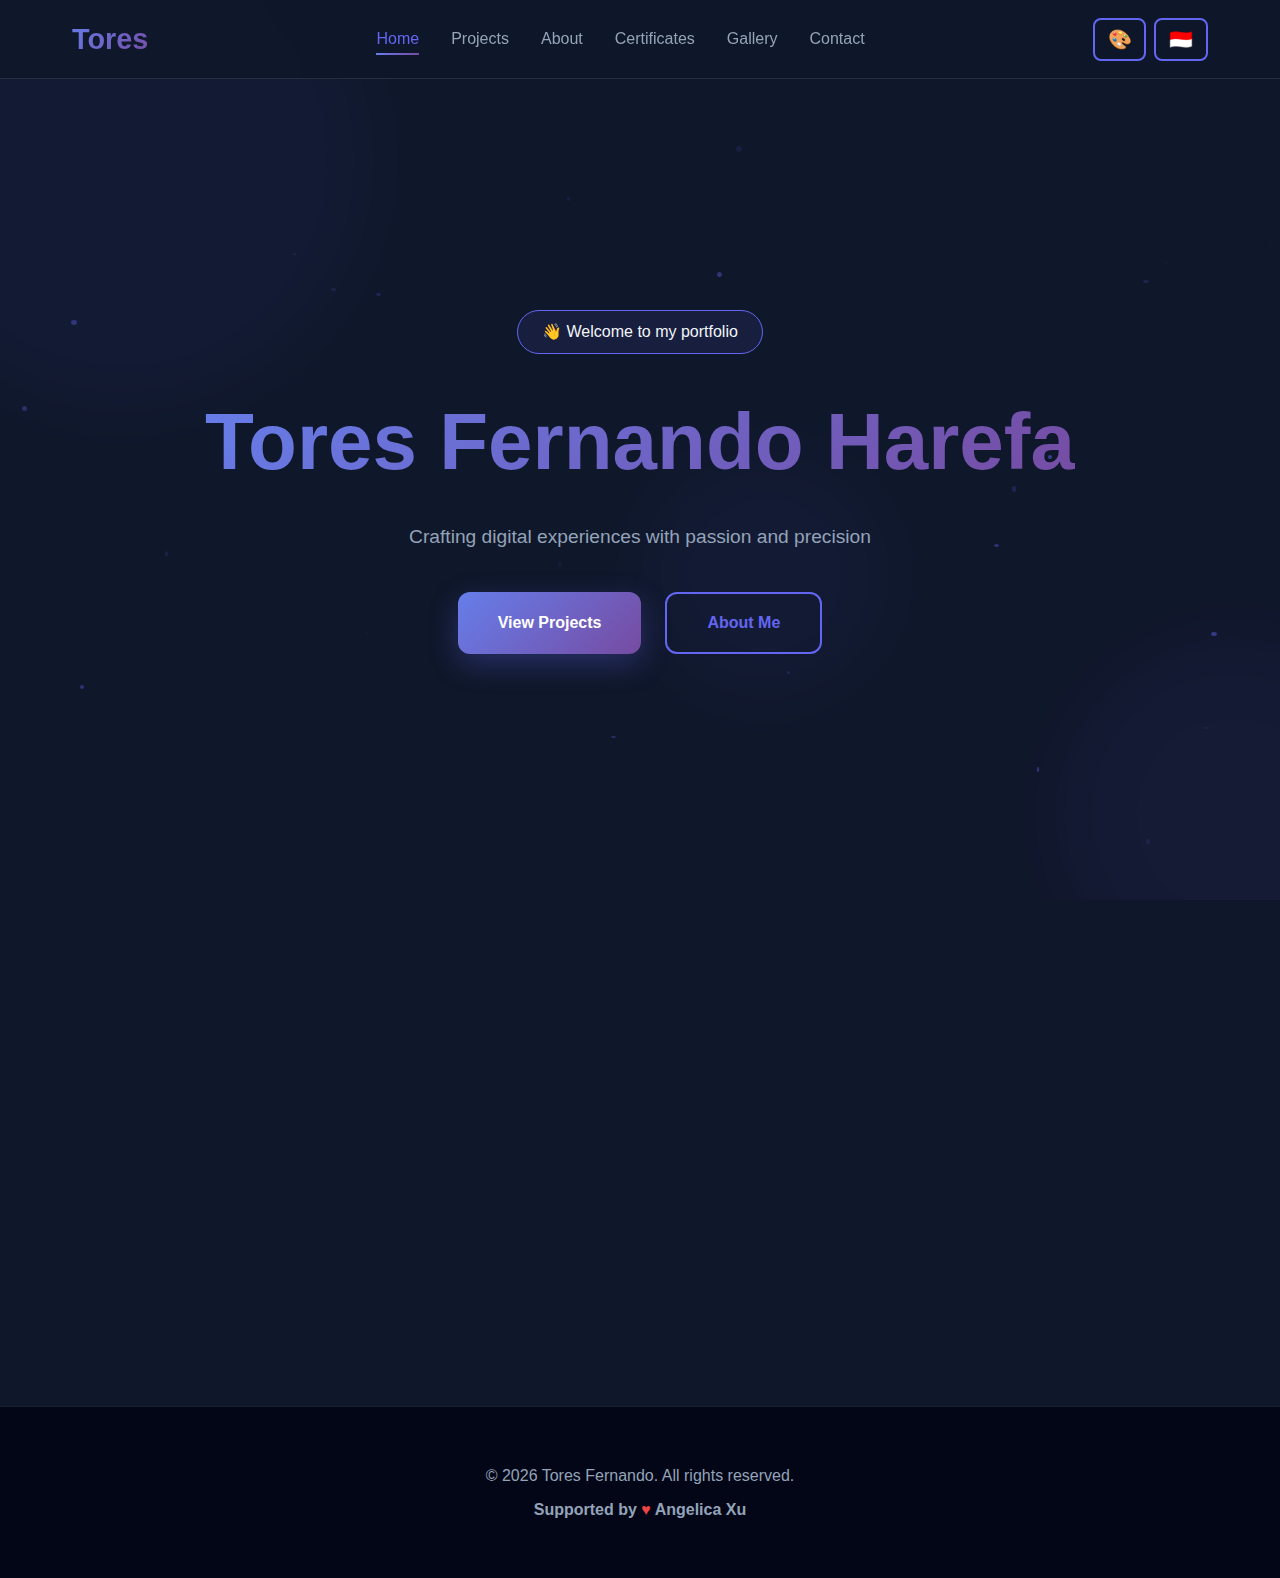
<file: index.html>
<!DOCTYPE html>
<html lang="en">
<head>
    <meta charset="UTF-8">
    <meta name="viewport" content="width=device-width, initial-scale=1.0">
    <title>Tores Fernando Harefa - Portfolio</title>
    <link rel="stylesheet" href="style.css">
</head>
<body>
    <!-- Navigation -->
    <nav class="navbar" id="navbar">
        <div class="nav-container">
            <div class="logo" data-aos="fade-right">Tores</div>
            <ul class="nav-menu">
                <li data-aos="fade-down" data-aos-delay="100"><a href="index.html" class="active" data-en="Home" data-id="Beranda">Home</a></li>
                <li data-aos="fade-down" data-aos-delay="200"><a href="projects.html" data-en="Projects" data-id="Proyek">Projects</a></li>
                <li data-aos="fade-down" data-aos-delay="300"><a href="about.html" data-en="About" data-id="Tentang">About</a></li>
                <li data-aos="fade-down" data-aos-delay="400"><a href="certificates.html" data-en="Certificates" data-id="Sertifikat">Certificates</a></li>
                <li data-aos="fade-down" data-aos-delay="500"><a href="gallery.html" data-en="Gallery" data-id="Galeri">Gallery</a></li>
                <li data-aos="fade-down" data-aos-delay="600"><a href="contact.html" data-en="Contact" data-id="Kontak">Contact</a></li>
            </ul>
            <div class="nav-controls">
                <button class="theme-toggle" id="themeToggle" title="Change Theme">
                    🎨
                </button>
                <button class="lang-toggle" id="langToggle" title="Change Language">
                    <span class="flag">🇬🇧</span>
                </button>
            </div>
            <div class="hamburger" id="hamburger">
                <span></span>
                <span></span>
                <span></span>
            </div>
        </div>
    </nav>

    <!-- Hero Section -->
    <section class="hero">
        <div class="hero-content">
            <div class="hero-badge" data-aos="zoom-in">
                <span data-en="👋 Welcome to my portfolio" data-id="👋 Selamat datang di portfolio saya">👋 Welcome to my portfolio</span>
            </div>
            <h1 class="glitch" data-text="Tores Fernando Harefa" data-aos="fade-up" data-aos-delay="200">Tores Fernando Harefa</h1>
            <p class="subtitle" data-en="Student & Aspiring Developer" data-id="Siswa & Calon Developer" data-aos="fade-up" data-aos-delay="400">Student & Aspiring Developer</p>
            <p class="description" data-en="Crafting digital experiences with passion and precision" data-id="Menciptakan pengalaman digital dengan passion dan presisi" data-aos="fade-up" data-aos-delay="600">Crafting digital experiences with passion and precision</p>
            <div class="cta-buttons" data-aos="fade-up" data-aos-delay="800">
                <a href="projects.html" class="btn btn-primary" data-en="View Projects" data-id="Lihat Proyek">
                    <span class="btn-text">View Projects</span>
                    <span class="btn-icon">→</span>
                </a>
                <a href="about.html" class="btn btn-secondary" data-en="About Me" data-id="Tentang Saya">
                    <span class="btn-text">About Me</span>
                    <span class="btn-icon">↗</span>
                </a>
            </div>
        </div>
        <div class="hero-animation">
            <div class="circle circle-1"></div>
            <div class="circle circle-2"></div>
            <div class="circle circle-3"></div>
            <div class="particles" id="particles"></div>
        </div>
    </section>

    <!-- Quick Stats -->
    <section class="stats">
        <div class="stat-item" data-aos="flip-left" data-aos-delay="100">
            <div class="stat-icon">🚀</div>
            <h3 class="stat-number" data-target="12">0</h3>
            <p data-en="Projects Completed" data-id="Proyek Selesai">Projects Completed</p>
        </div>
        <div class="stat-item" data-aos="flip-left" data-aos-delay="300">
            <div class="stat-icon">😊</div>
            <h3 class="stat-number" data-target="30">0</h3>
            <p data-en="Happy Clients" data-id="Klien Puas">Happy Clients</p>
        </div>
        <div class="stat-item" data-aos="flip-left" data-aos-delay="500">
            <div class="stat-icon">🎓</div>
            <h3 class="stat-number" data-target="2">0</h3>
            <p data-en="Certificates" data-id="Sertifikat">Certificates</p>
        </div>
    </section>

    <!-- Footer -->
    <footer>
        <div class="footer-content">
            <p data-en="© 2026 Tores Fernando. All rights reserved." data-id="© 2026 Tores Fernando. Semua hak dilindungi.">&copy; 2026 Tores Fernando. All rights reserved.</p>
            <p class="support" data-en="Supported by ♥ Angelica Xu" data-id="Didukung oleh ♥ Angelica Xu">Supported by <span class="heart">♥</span> Angelica Xu</p>
        </div>
    </footer>

    <script src="script.js"></script>
</body>
</html>
</file>
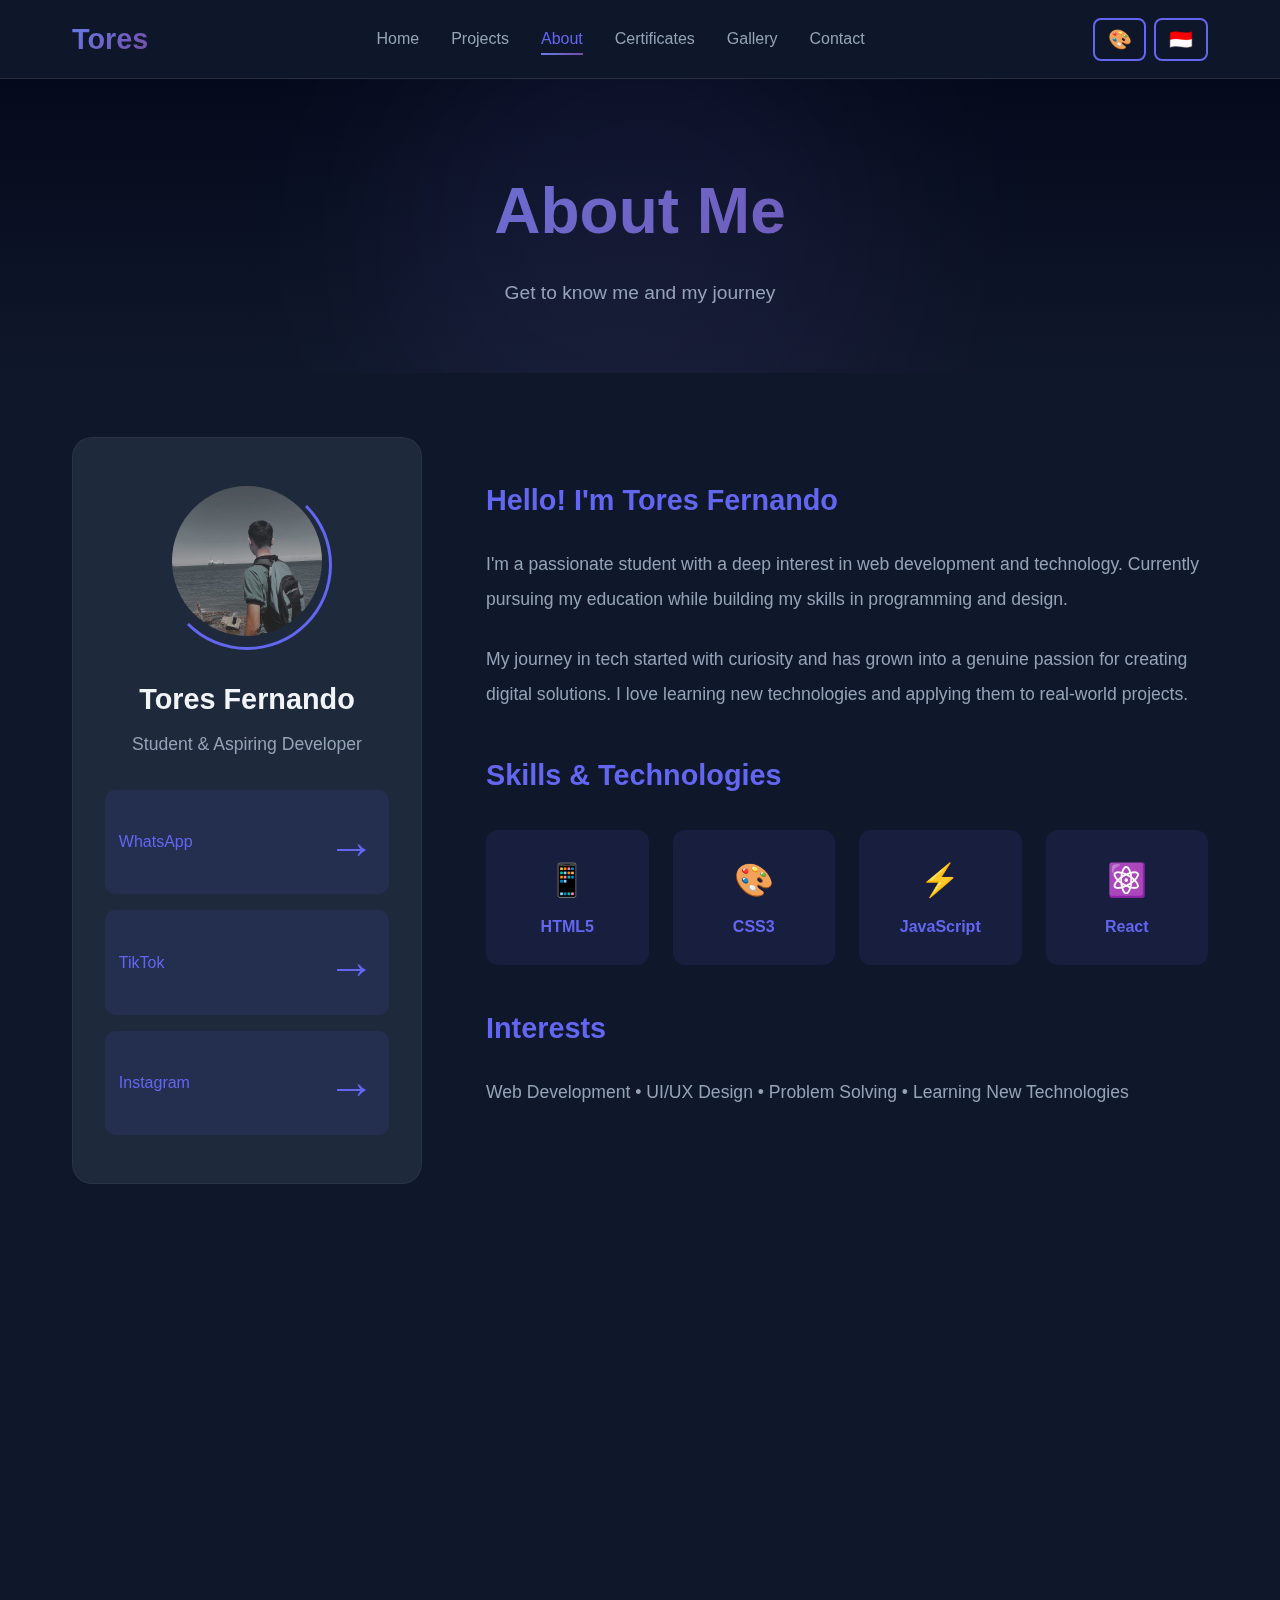
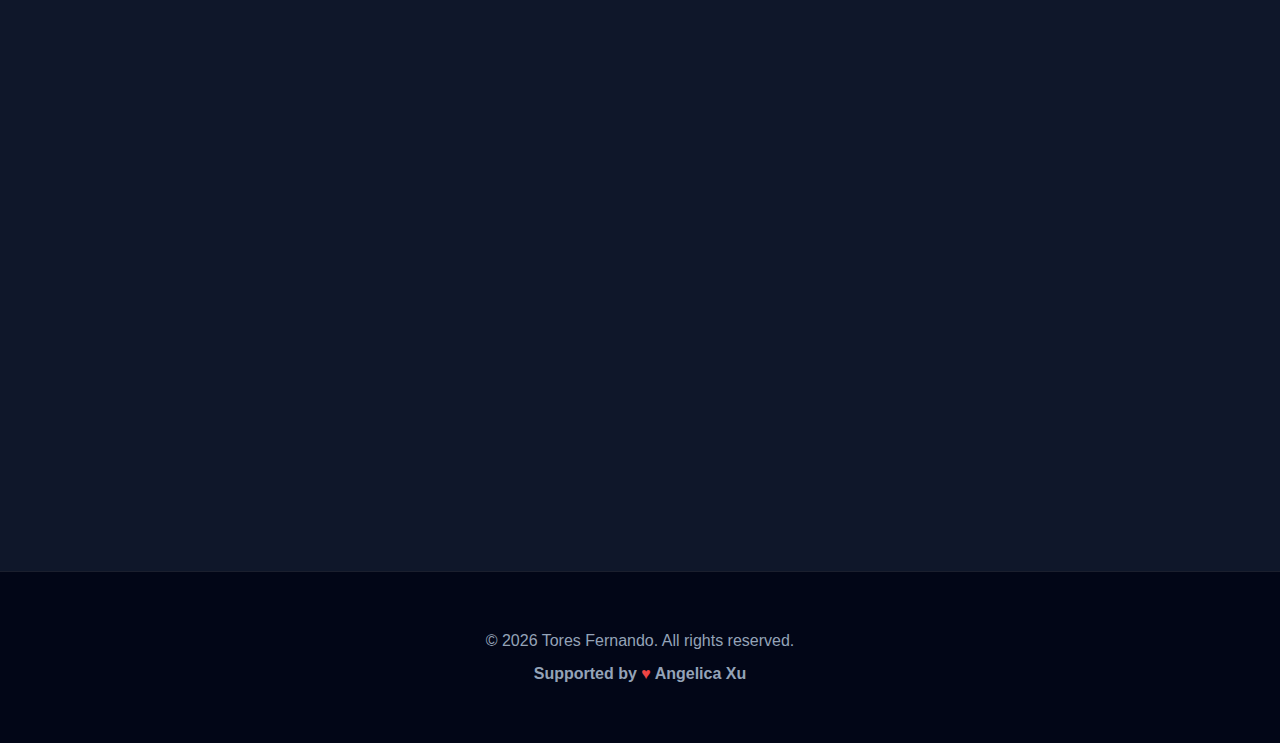
<file: about.html>
<!DOCTYPE html>
<html lang="en">
<head>
    <meta charset="UTF-8">
    <meta name="viewport" content="width=device-width, initial-scale=1.0">
    <title>About - Tores Fernando Harefa</title>
    <link rel="stylesheet" href="style.css">
</head>
<body>
    <!-- Navigation -->
    <nav class="navbar" id="navbar">
        <div class="nav-container">
            <div class="logo">Tores</div>
            <ul class="nav-menu">
                <li><a href="index.html" data-en="Home" data-id="Beranda">Home</a></li>
                <li><a href="projects.html" data-en="Projects" data-id="Proyek">Projects</a></li>
                <li><a href="about.html" class="active" data-en="About" data-id="Tentang">About</a></li>
                <li><a href="certificates.html" data-en="Certificates" data-id="Sertifikat">Certificates</a></li>
                <li><a href="gallery.html" data-en="Gallery" data-id="Galeri">Gallery</a></li>
                <li><a href="contact.html" data-en="Contact" data-id="Kontak">Contact</a></li>
            </ul>
            <div class="nav-controls">
                <button class="theme-toggle" id="themeToggle" title="Change Theme">
                    🎨
                </button>
                <button class="lang-toggle" id="langToggle" title="Change Language">
                    <span class="flag">🇬🇧</span>
                </button>
            </div>
            <div class="hamburger" id="hamburger">
                <span></span>
                <span></span>
                <span></span>
            </div>
        </div>
    </nav>

    <!-- About Header -->
    <section class="page-header">
        <h1 data-en="About Me" data-id="Tentang Saya" data-aos="zoom-in">About Me</h1>
        <p data-en="Get to know me and my journey" data-id="Mengenal saya dan perjalanan saya" data-aos="fade-up" data-aos-delay="200">Get to know me and my journey</p>
    </section>

    <!-- About Content -->
    <section class="about-content">
        <div class="about-main">
            <div class="profile-card" data-aos="fade-right">
                <div class="profile-image">
                    <img src="FP Tores.jpeg" alt="Tores Fernando" style="width: 150px; height: 150px; border-radius: 50%; object-fit: cover;">
                    <div class="avatar-ring"></div>
                </div>
                <h2>Tores Fernando</h2>
                <p class="role" data-en="Student & Aspiring Developer" data-id="Siswa & Calon Developer">Student & Aspiring Developer</p>
                <div class="social-links">
                    <a href="https://wa.me/6282268423865" class="social-btn">
                        <span>WhatsApp</span>
                        <span class="social-icon">→</span>
                    </a>
                    <a href="https://www.tiktok.com/@res093" class="social-btn">
                        <span>TikTok</span>
                        <span class="social-icon">→</span>
                    </a>
                    <a href="https://www.instagram.com/@ress_harefa" class="social-btn">
                        <span>Instagram</span>
                        <span class="social-icon">→</span>
                    </a>
                </div>
            </div>

            <div class="about-text" data-aos="fade-left">
                <h3 data-en="Hello! I'm Tores Fernando" data-id="Halo! Saya Tores Fernando">Hello! I'm Tores Fernando</h3>
                <p data-en="I'm a passionate student with a deep interest in web development and technology. Currently pursuing my education while building my skills in programming and design." data-id="Saya adalah siswa yang bersemangat dengan minat mendalam dalam pengembangan web dan teknologi. Saat ini mengejar pendidikan sambil membangun keterampilan dalam pemrograman dan desain.">
                    I'm a passionate student with a deep interest in web development and technology. Currently pursuing my education while building my skills in programming and design.
                </p>
                
                <p data-en="My journey in tech started with curiosity and has grown into a genuine passion for creating digital solutions. I love learning new technologies and applying them to real-world projects." data-id="Perjalanan saya di bidang teknologi dimulai dengan rasa ingin tahu dan telah berkembang menjadi passion sejati untuk menciptakan solusi digital. Saya senang mempelajari teknologi baru dan menerapkannya pada proyek dunia nyata.">
                    My journey in tech started with curiosity and has grown into a genuine passion for creating digital solutions. I love learning new technologies and applying them to real-world projects.
                </p>

                <h3 data-en="Skills & Technologies" data-id="Keterampilan & Teknologi">Skills & Technologies</h3>
                <div class="skills-grid">
                    <div class="skill-item" data-aos="zoom-in" data-aos-delay="100">
                        <span class="skill-icon">📱</span>
                        <span>HTML5</span>
                    </div>
                    <div class="skill-item" data-aos="zoom-in" data-aos-delay="200">
                        <span class="skill-icon">🎨</span>
                        <span>CSS3</span>
                    </div>
                    <div class="skill-item" data-aos="zoom-in" data-aos-delay="300">
                        <span class="skill-icon">⚡</span>
                        <span>JavaScript</span>
                    </div>
                    <div class="skill-item" data-aos="zoom-in" data-aos-delay="400">
                        <span class="skill-icon">⚛️</span>
                        <span>React</span>
                    </div>
                </div>

                <h3 data-en="Interests" data-id="Minat">Interests</h3>
                <p data-en="Web Development • UI/UX Design • Problem Solving • Learning New Technologies" data-id="Pengembangan Web • Desain UI/UX • Pemecahan Masalah • Belajar Teknologi Baru">
                    Web Development • UI/UX Design • Problem Solving • Learning New Technologies
                </p>
            </div>
        </div>

        <!-- Support Section -->
        <div class="support-section" data-aos="fade-up">
            <h2 data-en="My Amazing Support" data-id="Dukungan Luar Biasa Saya">My Amazing Support</h2>
            <div class="support-cards">
                <div class="support-card">
                    <div class="support-image">
                        <img src="my support.jpeg" alt="Angelica Xu" style="width: 120px; height: 120px; border-radius: 50%; object-fit: cover;">
                        <div class="avatar-ring"></div>
                    </div>
                    <h3>Angelica Xu</h3>
                    <p class="support-role" data-en="My Inspiration & Support" data-id="Inspirasi & Dukungan Saya">My Inspiration & Support</p>
                    <p class="support-description" data-en="The one who always believes in me and supports my journey. Her encouragement keeps me motivated to achieve my goals." data-id="Orang yang selalu percaya pada saya dan mendukung perjalanan saya. Dorongannya membuat saya tetap termotivasi untuk mencapai tujuan saya.">
                        The one who always believes in me and supports my journey. Her encouragement keeps me motivated to achieve my goals.
                    </p>
                    <div class="support-quote" data-en='"Behind every success is someone who believes in you"' data-id='"Di balik setiap kesuksesan ada seseorang yang percaya padamu"'>
                        "Behind every success is someone who believes in you"
                    </div>
                </div>
            </div>
        </div>
    </section>

    <!-- Footer -->
    <footer>
        <div class="footer-content">
            <p data-en="© 2026 Tores Fernando. All rights reserved." data-id="© 2026 Tores Fernando. Semua hak dilindungi.">&copy; 2026 Tores Fernando. All rights reserved.</p>
            <p class="support" data-en="Supported by ♥ Angelica Xu" data-id="Didukung oleh ♥ Angelica Xu">Supported by <span class="heart">♥</span> Angelica Xu</p>
        </div>
    </footer>

    <script src="script.js"></script>
</body>
</html>
</file>
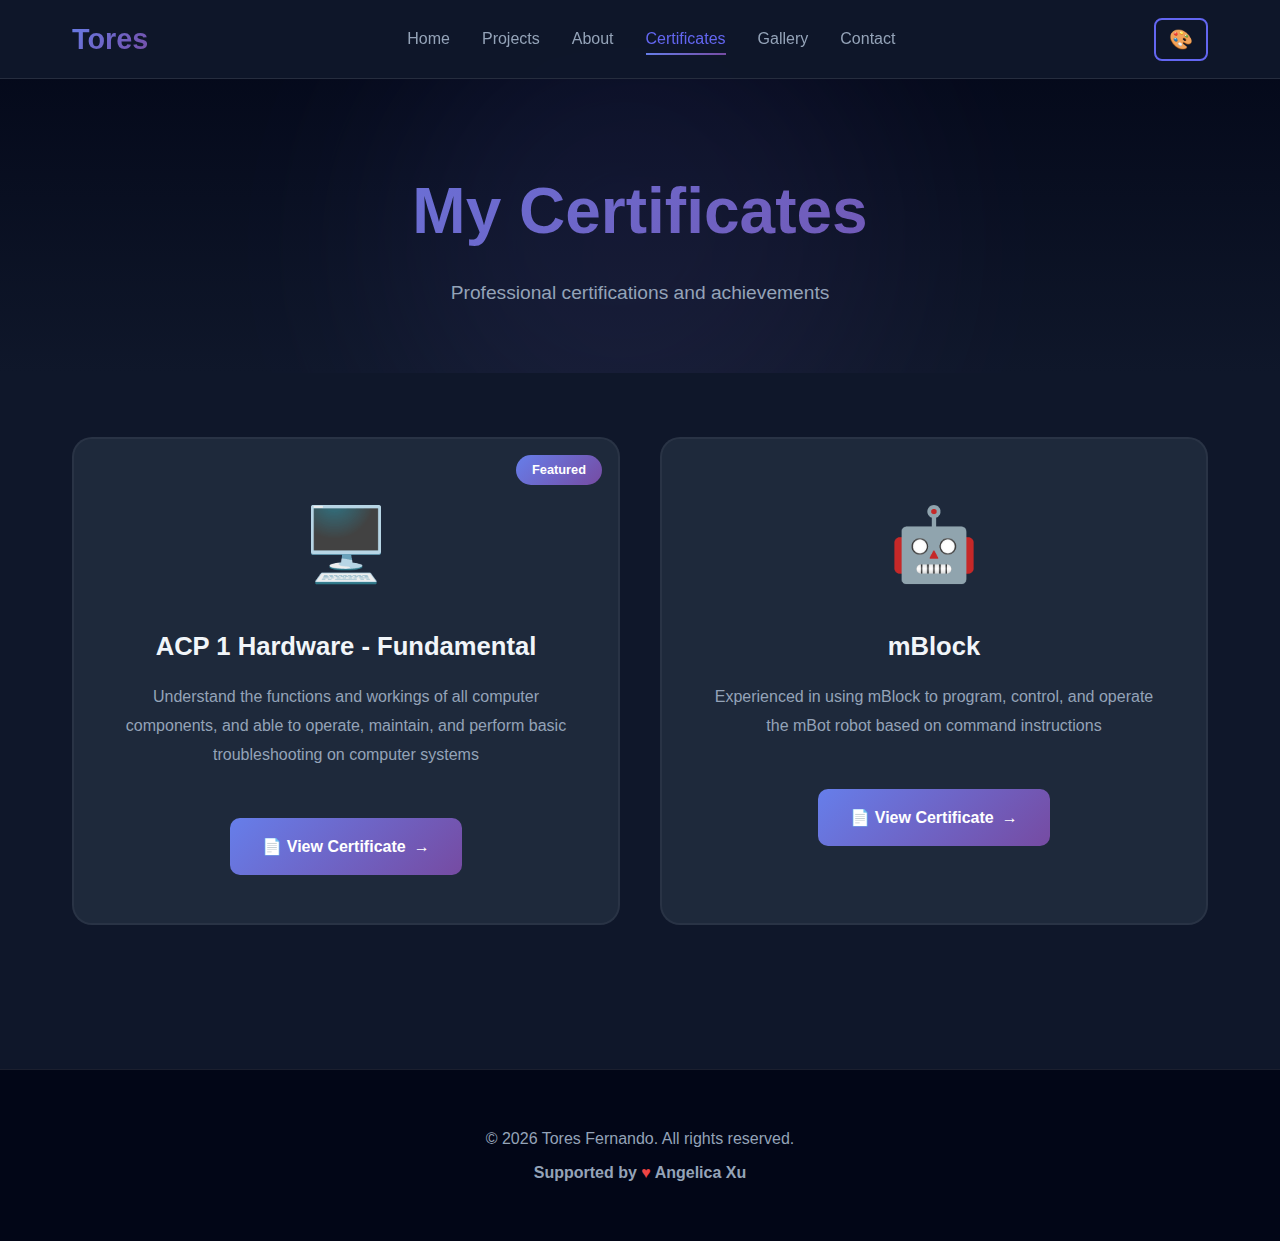
<file: certificates.html>
<!DOCTYPE html>
<html lang="en">
<head>
    <meta charset="UTF-8">
    <meta name="viewport" content="width=device-width, initial-scale=1.0">
    <title>Certificates - Tores Fernando Harefa</title>
    <link rel="stylesheet" href="style.css">
</head>
<body>
    <!-- Navigation -->
    <nav class="navbar" id="navbar">
        <div class="nav-container">
            <div class="logo">Tores</div>
            <ul class="nav-menu">
                <li><a href="index.html" data-en="Home" data-id="Beranda">Home</a></li>
                <li><a href="projects.html" data-en="Projects" data-id="Proyek">Projects</a></li>
                <li><a href="about.html" data-en="About" data-id="Tentang">About</a></li>
                <li><a href="certificates.html" class="active" data-en="Certificates" data-id="Sertifikat">Certificates</a></li>
                <li><a href="gallery.html" data-en="Gallery" data-id="Galeri">Gallery</a></li>
                <li><a href="contact.html" data-en="Contact" data-id="Kontak">Contact</a></li>
            </ul>
            <div class="nav-controls">
                <button class="theme-toggle" id="themeToggle" title="Change Theme">
                    🎨
                </button>
            </div>
            <div class="hamburger" id="hamburger">
                <span></span>
                <span></span>
                <span></span>
            </div>
        </div>
    </nav>

    <!-- Certificates Header -->
    <section class="page-header">
        <h1 data-en="My Certificates" data-id="Sertifikat Saya" data-aos="zoom-in">My Certificates</h1>
        <p data-en="Professional certifications and achievements" data-id="Sertifikasi profesional dan pencapaian" data-aos="fade-up" data-aos-delay="200">Professional certifications and achievements</p>
    </section>

    <!-- Certificates Grid -->
    <section class="certificates-grid-new">
        <!-- Certificate 1 -->
        <div class="cert-card-new" data-aos="flip-up" data-aos-delay="100">
            <div class="cert-icon-large">🖥️</div>
            <div class="cert-badge">Featured</div>
            <h3>ACP 1 Hardware - Fundamental</h3>
            <p class="cert-desc-new">Understand the functions and workings of all computer components, and able to operate, maintain, and perform basic troubleshooting on computer systems</p>
            <a href="ACP1 Hardware Fundamental.pdf" class="cert-view-btn" target="_blank" data-en="📄 View Certificate" data-id="📄 Lihat Sertifikat">
                <span>📄 View Certificate</span>
                <span class="arrow">→</span>
            </a>
        </div>

        <!-- Certificate 2 -->
        <div class="cert-card-new" data-aos="flip-up" data-aos-delay="200">
            <div class="cert-icon-large">🤖</div>
            <h3>mBlock</h3>
            <p class="cert-desc-new">Experienced in using mBlock to program, control, and operate the mBot robot based on command instructions</p>
            <a href="Makeblock.pdf" class="cert-view-btn" target="_blank" data-en="📄 View Certificate" data-id="📄 Lihat Sertifikat">
                <span>📄 View Certificate</span>
                <span class="arrow">→</span>
            </a>
        </div>
    </section>

    <!-- Footer -->
    <footer>
        <div class="footer-content">
            <p data-en="© 2026 Tores Fernando. All rights reserved." data-id="© 2026 Tores Fernando. Semua hak dilindungi.">&copy; 2026 Tores Fernando. All rights reserved.</p>
            <p class="support" data-en="Supported by ♥ Angelica Xu" data-id="Didukung oleh ♥ Angelica Xu">Supported by <span class="heart">♥</span> Angelica Xu</p>
        </div>
    </footer>

    <script src="script.js"></script>
</body>
</html>
</file>
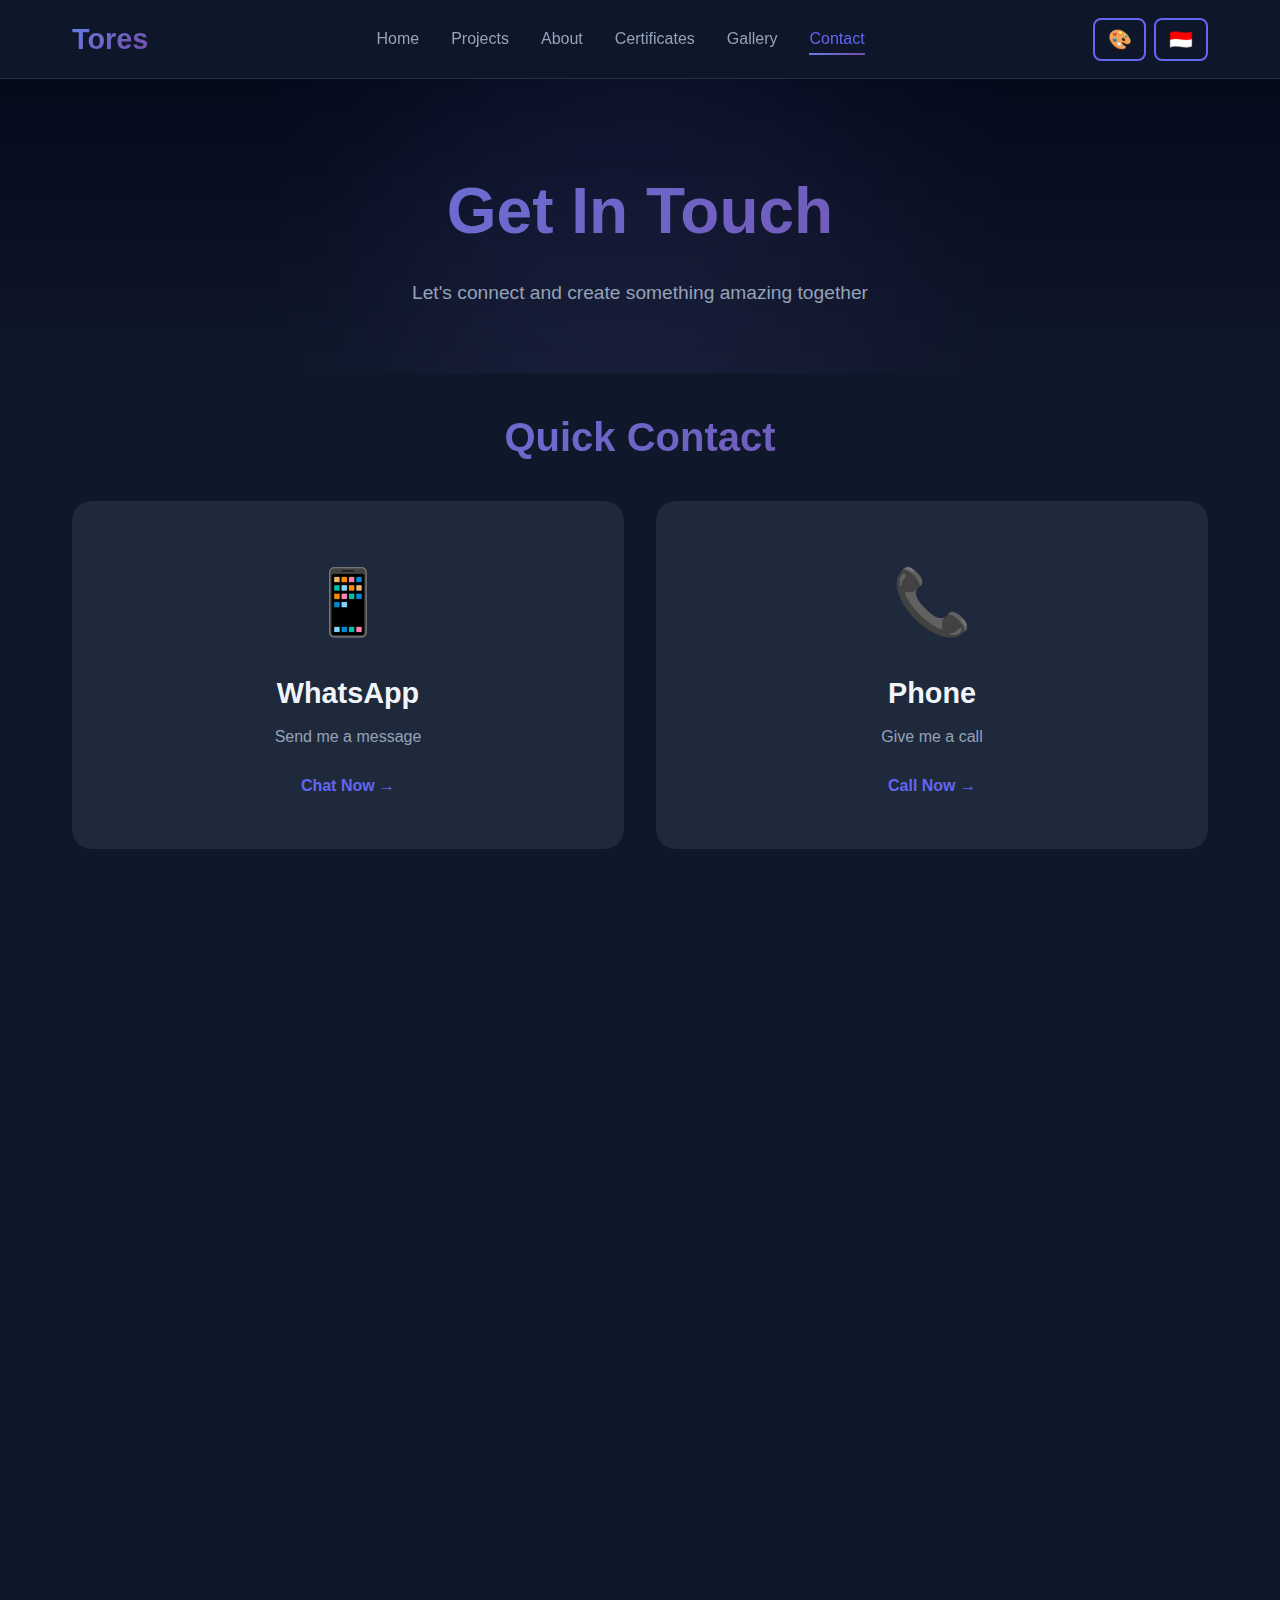
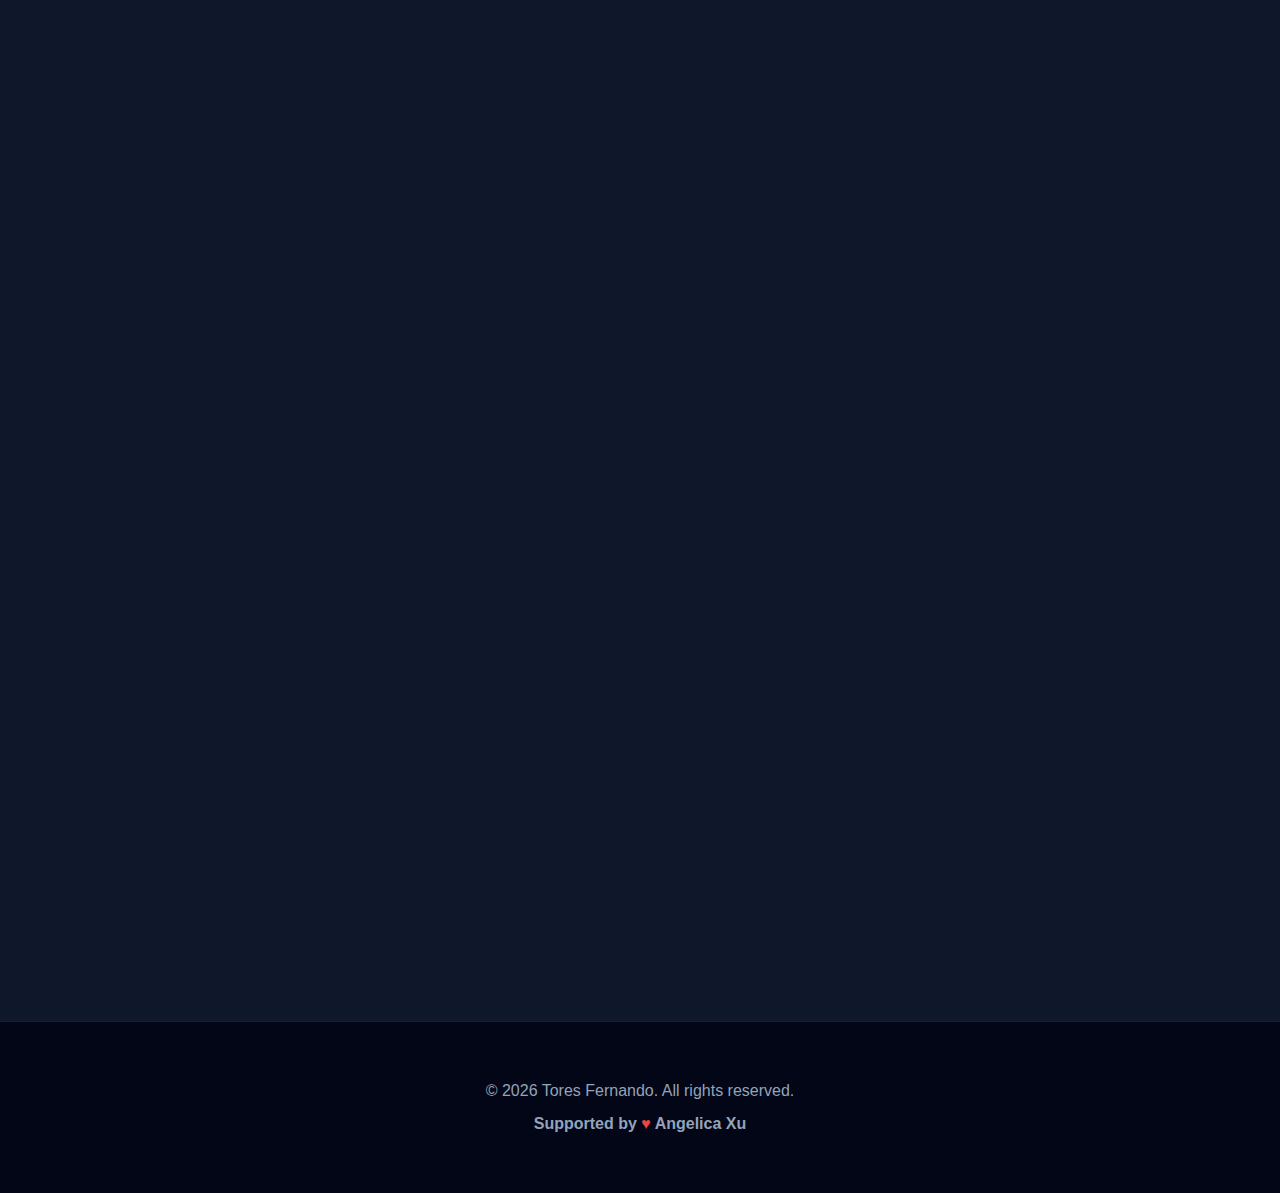
<file: contact.html>
<!DOCTYPE html>
<html lang="en">
<head>
    <meta charset="UTF-8">
    <meta name="viewport" content="width=device-width, initial-scale=1.0">
    <title>Contact - Tores Fernando Harefa</title>
    <link rel="stylesheet" href="style.css">
</head>
<body>
    <!-- Navigation -->
    <nav class="navbar" id="navbar">
        <div class="nav-container">
            <div class="logo">Tores</div>
            <ul class="nav-menu">
                <li><a href="index.html" data-en="Home" data-id="Beranda">Home</a></li>
                <li><a href="projects.html" data-en="Projects" data-id="Proyek">Projects</a></li>
                <li><a href="about.html" data-en="About" data-id="Tentang">About</a></li>
                <li><a href="certificates.html" data-en="Certificates" data-id="Sertifikat">Certificates</a></li>
                <li><a href="gallery.html" data-en="Gallery" data-id="Galeri">Gallery</a></li>
                <li><a href="contact.html" class="active" data-en="Contact" data-id="Kontak">Contact</a></li>
            </ul>
            <div class="nav-controls">
                <button class="theme-toggle" id="themeToggle" title="Change Theme">
                    🎨
                </button>
                <button class="lang-toggle" id="langToggle" title="Change Language">
                    <span class="flag">🇬🇧</span>
                </button>
            </div>
            <div class="hamburger" id="hamburger">
                <span></span>
                <span></span>
                <span></span>
            </div>
        </div>
    </nav>

    <!-- Contact Header -->
    <section class="page-header">
        <h1 data-en="Get In Touch" data-id="Hubungi Saya" data-aos="zoom-in">Get In Touch</h1>
        <p data-en="Let's connect and create something amazing together" data-id="Mari terhubung dan ciptakan sesuatu yang luar biasa bersama" data-aos="fade-up" data-aos-delay="200">Let's connect and create something amazing together</p>
    </section>

    <!-- Contact Content -->
    <section class="contact-container">
        <!-- Quick Contact Cards -->
        <div class="quick-contact" data-aos="fade-up">
            <h2 data-en="Quick Contact" data-id="Kontak Cepat">Quick Contact</h2>
            <div class="contact-cards">
                <!-- WhatsApp Card -->
                <a href="https://wa.me/6282268423865" target="_blank" class="contact-card whatsapp" data-aos="flip-left" data-aos-delay="100">
                    <div class="contact-icon">📱</div>
                    <h3>WhatsApp</h3>
                    <p data-en="Send me a message" data-id="Kirim pesan">Send me a message</p>
                    <span class="contact-link" data-en="Chat Now →" data-id="Chat Sekarang →">Chat Now →</span>
                </a>
                <!-- Phone Card -->
                <a href="tel:+6282268423865" class="contact-card phone" data-aos="flip-left" data-aos-delay="300">
                    <div class="contact-icon">📞</div>
                    <h3 data-en="Phone" data-id="Telepon">Phone</h3>
                    <p data-en="Give me a call" data-id="Hubungi saya">Give me a call</p>
                    <span class="contact-link" data-en="Call Now →" data-id="Telepon →">Call Now →</span>
                </a>
            </div>
        </div>

        <!-- WhatsApp Quick Message Form -->
        <div class="whatsapp-form-section" data-aos="fade-up" data-aos-delay="400">
            <h2 data-en="Send WhatsApp Message" data-id="Kirim Pesan WhatsApp">Send WhatsApp Message</h2>
            <p class="form-description" data-en="Fill the form below and click send to open WhatsApp with your message ready" data-id="Isi formulir di bawah dan klik kirim untuk membuka WhatsApp dengan pesan Anda siap">Fill the form below and click send to open WhatsApp with your message ready</p>
            
            <div class="wa-form-container">
                <div class="form-group">
                    <label for="waName" data-en="Your Name" data-id="Nama Anda">Your Name</label>
                    <input type="text" id="waName" placeholder="John Doe" required>
                </div>

                <div class="form-group">
                    <label for="waEmail" data-en="Your Email (Optional)" data-id="Email Anda (Opsional)">Your Email (Optional)</label>
                    <input type="email" id="waEmail" placeholder="john@example.com">
                </div>

                <div class="form-group">
                    <label for="waSubject" data-en="Subject" data-id="Subjek">Subject</label>
                    <select id="waSubject">
                        <option value="General Inquiry" data-en="General Inquiry" data-id="Pertanyaan Umum">General Inquiry</option>
                        <option value="Project Collaboration" data-en="Project Collaboration" data-id="Kolaborasi Proyek">Project Collaboration</option>
                        <option value="Job Opportunity" data-en="Job Opportunity" data-id="Peluang Kerja">Job Opportunity</option>
                        <option value="Question" data-en="Question" data-id="Pertanyaan">Question</option>
                        <option value="Other" data-en="Other" data-id="Lainnya">Other</option>
                    </select>
                </div>

                <div class="form-group">
                    <label for="waMessage" data-en="Your Message" data-id="Pesan Anda">Your Message</label>
                    <textarea id="waMessage" rows="5" placeholder="Type your message here..." required></textarea>
                </div>

                <button type="button" class="wa-send-btn" id="waSendBtn">
                    <span class="btn-icon">📱</span>
                    <span data-en="Send via WhatsApp" data-id="Kirim via WhatsApp">Send via WhatsApp</span>
                    <span class="btn-arrow">→</span>
                </button>
            </div>
        </div>

        <!-- Social Media Links -->
        <div class="social-section" data-aos="fade-up" data-aos-delay="600">
            <h2 data-en="Follow Me" data-id="Ikuti Saya">Follow Me</h2>
            <div class="social-links-grid">
                <a href="https://github.com/Ress09" target="_blank" class="social-link github">
                    <span class="social-icon">💻</span>
                    <span>GitHub</span>
                </a>
                <a href="https://instagram.com/ress_harefa" target="_blank" class="social-link instagram">
                    <span class="social-icon">📷</span>
                    <span>Instagram</span>
                </a>
                <a href="https://tiktok.com/@res093" target="_blank" class="social-link tiktok">
                    <span class="social-icon">🎵</span>
                    <span>TikTok</span>
                </a>
                <a href="https://facebook.com/Tores Ind" target="_blank" class="social-link facebook">
                    <span class="social-icon">👥</span>
                    <span>Facebook</span>
                </a>
            </div>
        </div>

        <!-- Contact Info -->
        <div class="contact-info-section" data-aos="fade-up" data-aos-delay="800">
            <h2 data-en="Contact Information" data-id="Informasi Kontak">Contact Information</h2>
            <div class="info-cards">
                <div class="info-card">
                    <div class="info-icon">📍</div>
                    <h3 data-en="Location" data-id="Lokasi">Location</h3>
                    <p data-en="Gunungsitoli, Pulau Nias, Indonesia" data-id="Gunungsitoli, Nias Island, Indonesia">Gunungsitoli, Pulau Nias, Indonesia</p>
                </div>
                <div class="info-card">
                    <div class="info-icon">⏰</div>
                    <h3 data-en="Availability" data-id="Ketersediaan">Availability</h3>
                    <p data-en="Saturday - Sunday, 9 AM - 5 PM" data-id="Sabtu - Minggu, 9 Pagi - 5 Sore">Saturday - Sunday, 9 AM - 5 PM</p>
                </div>
                <div class="info-card">
                    <div class="info-icon">🌐</div>
                    <h3 data-en="Languages" data-id="Bahasa">Languages</h3>
                    <p data-en="Indonesian, English" data-id="Indonesia, Inggris">Indonesian, English</p>
                </div>
            </div>
        </div>
    </section>

    <!-- Footer -->
    <footer>
        <div class="footer-content">
            <p data-en="© 2026 Tores Fernando. All rights reserved." data-id="© 2026 Tores Fernando. Semua hak dilindungi.">&copy; 2026 Tores Fernando. All rights reserved.</p>
            <p class="support" data-en="Supported by ♥ Angelica Xu" data-id="Didukung oleh ♥ Angelica Xu">Supported by <span class="heart">♥</span> Angelica Xu</p>
        </div>
    </footer>

    <script src="script.js"></script>
</body>
</html>
</file>
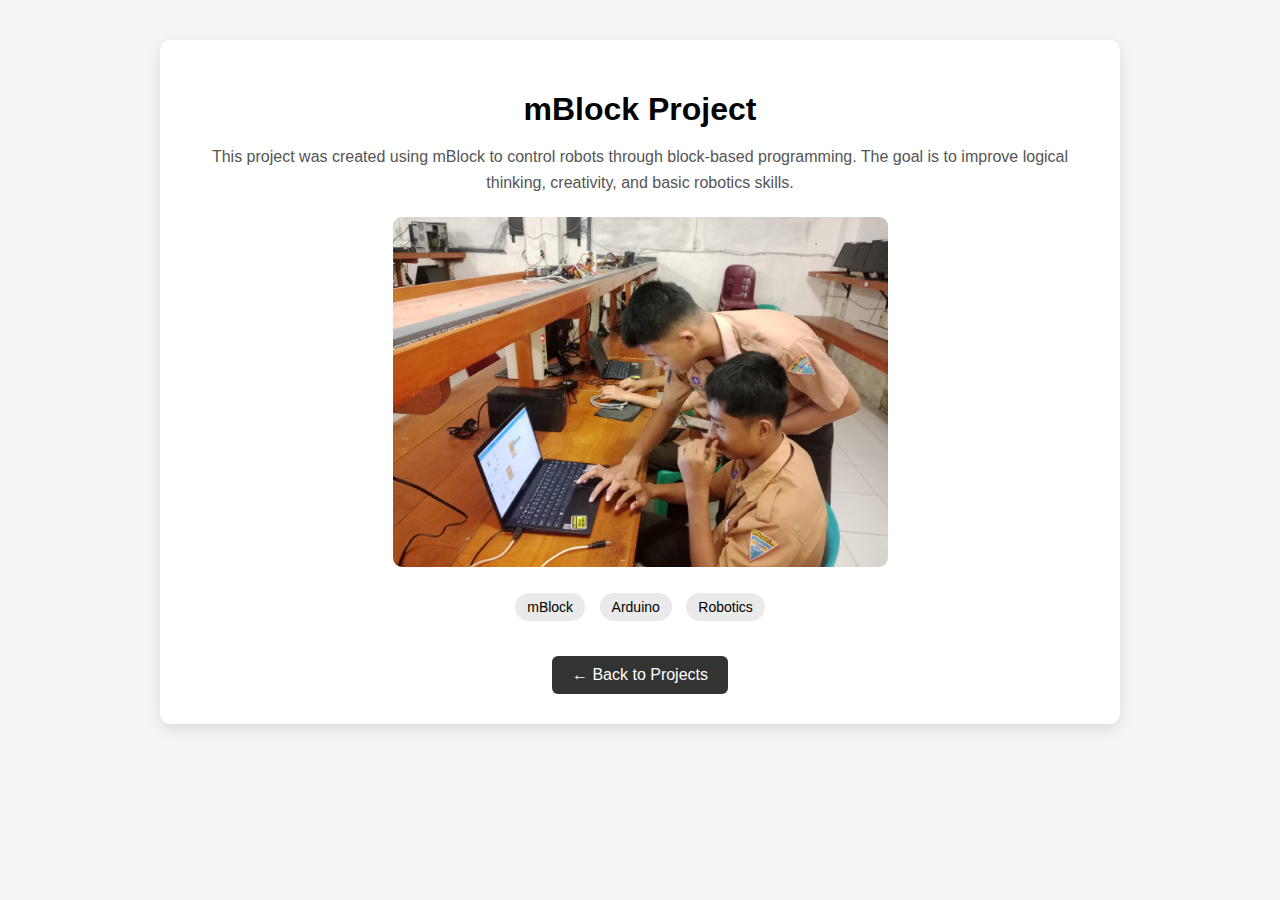
<file: mblock-preivew copy.html>
<!DOCTYPE html>
<html lang="en">
<head>
    <meta charset="UTF-8">
    <meta name="viewport" content="width=device-width, initial-scale=1.0">
    <title>mBlock Project Preview</title>

    <style>
        body {
            font-family: Arial, sans-serif;
            margin: 0;
            padding: 0;
            background-color: #f5f5f5;
        }

        .container {
            max-width: 900px;
            margin: 40px auto;
            background: #ffffff;
            padding: 30px;
            border-radius: 10px;
            box-shadow: 0 5px 15px rgba(0,0,0,0.1);
        }

        h1 {
            text-align: center;
            margin-bottom: 10px;
        }

        p {
            text-align: center;
            color: #555;
            line-height: 1.6;
        }

       .preview-img {
             width: 55%;
             max-height: 350px;
             object-fit: cover;
             border-radius: 9px;
             margin: 21px auto;
             display: block;
        }

        .tech {
            text-align: center;
            margin-bottom: 30px;
        }

        .tech span {
            display: inline-block;
            background: #eaeaea;
            padding: 6px 12px;
            margin: 5px;
            border-radius: 20px;
            font-size: 14px;
        }

        .btn-back {
            display: block;
            width: fit-content;
            margin: 0 auto;
            padding: 10px 20px;
            background: #333;
            color: #fff;
            text-decoration: none;
            border-radius: 6px;
        }

        .btn-back:hover {
            background: #555;
        }
    </style>
</head>

<body>

    <div class="container">
        <h1>mBlock Project</h1>
        <p>
            This project was created using mBlock to control robots through
            block-based programming. The goal is to improve logical thinking,
            creativity, and basic robotics skills.
        </p>

        <!-- Gambar Preview (klik untuk lihat besar) -->
        <a href="mBlock.jpeg" target="_blank">
            <img src="mBlock.jpeg" alt="mBlock Project Preview" class="preview-img">
        </a>

        <!-- Teknologi -->
        <div class="tech">
            <span>mBlock</span>
            <span>Arduino</span>
            <span>Robotics</span>
        </div>

        <!-- Tombol Kembali -->
        <a href="projects.html" class="btn-back">← Back to Projects</a>
    </div>

</body>
</html>
</file>
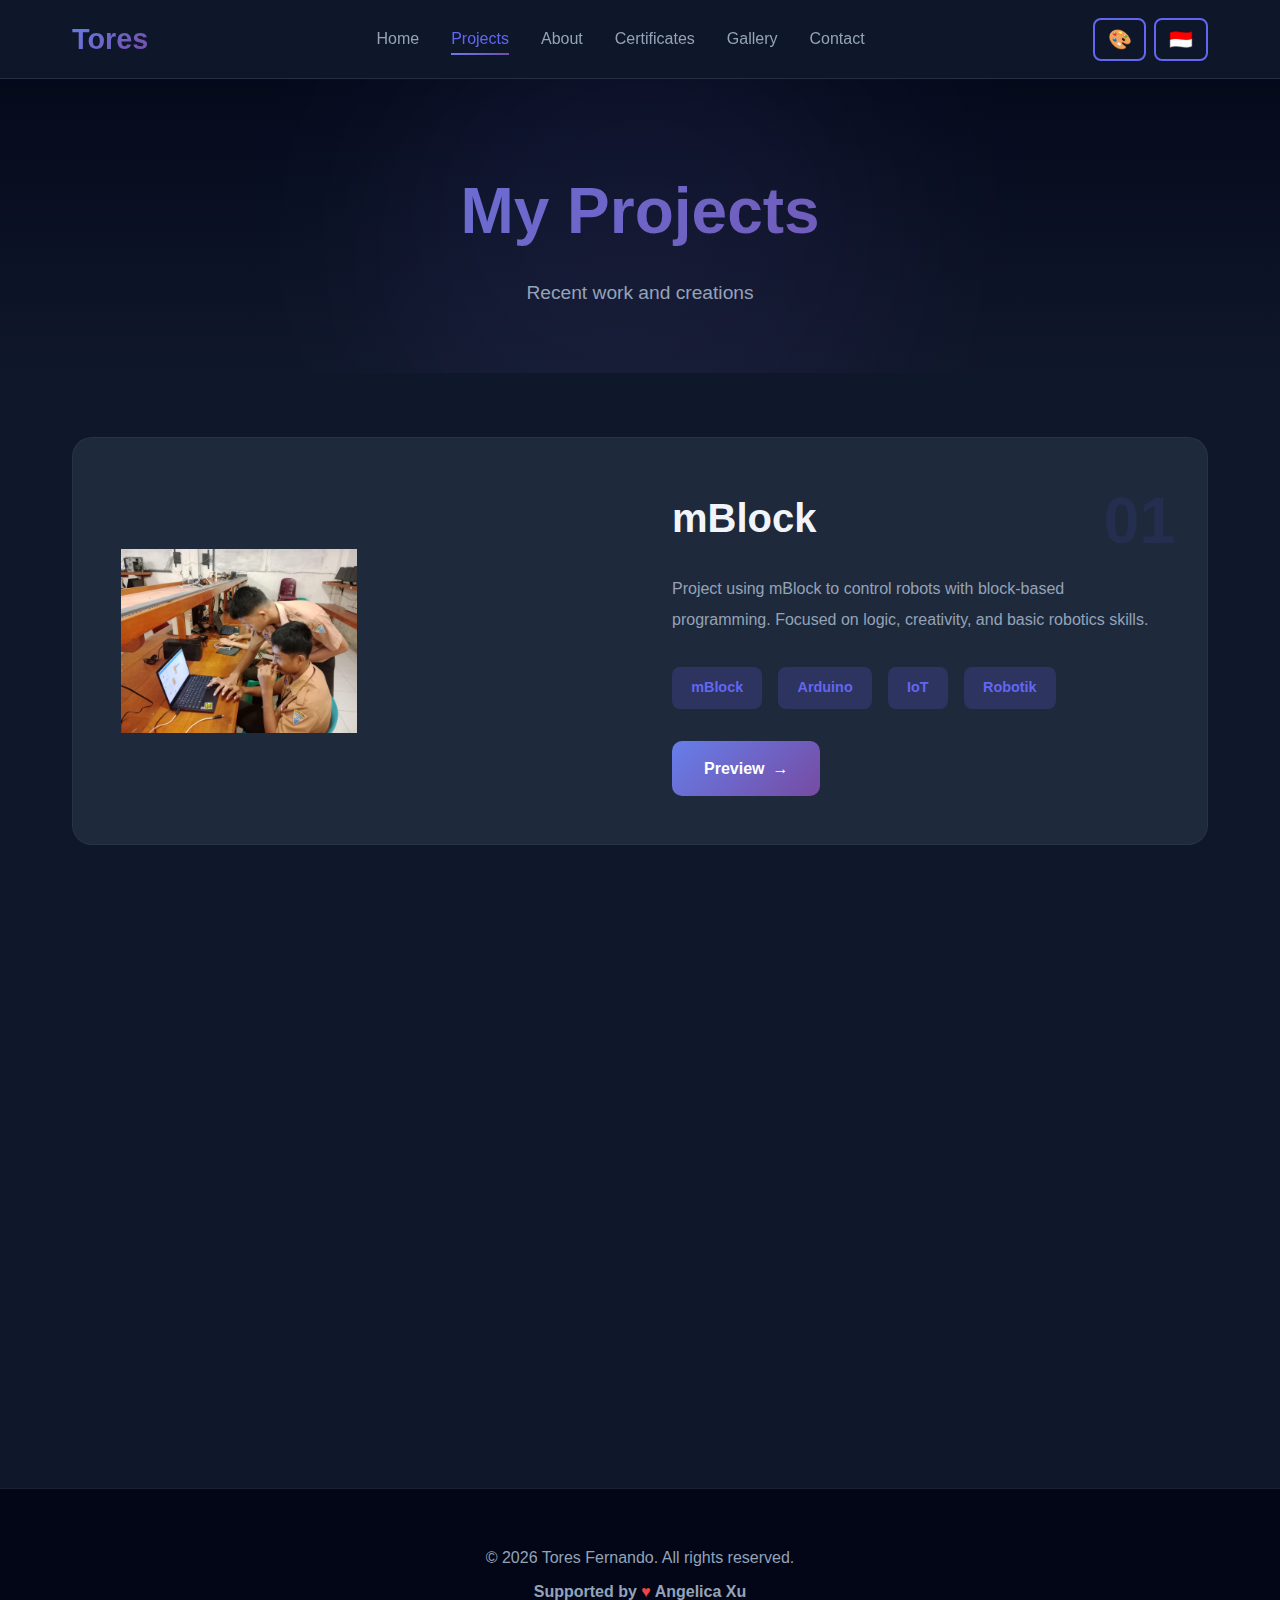
<file: projects.html>
<!DOCTYPE html>
<html lang="en">
<head>
    <meta charset="UTF-8">
    <meta name="viewport" content="width=device-width, initial-scale=1.0">
    <title>Projects - Tores Fernando Harefa</title>
    <link rel="stylesheet" href="style.css">
</head>
<body>
    <!-- Navigation -->
    <nav class="navbar" id="navbar">
        <div class="nav-container">
            <div class="logo">Tores</div>
            <ul class="nav-menu">
                <li><a href="index.html" data-en="Home" data-id="Beranda">Home</a></li>
                <li><a href="projects.html" class="active" data-en="Projects" data-id="Proyek">Projects</a></li>
                <li><a href="about.html" data-en="About" data-id="Tentang">About</a></li>
                <li><a href="certificates.html" data-en="Certificates" data-id="Sertifikat">Certificates</a></li>
                <li><a href="gallery.html" data-en="Gallery" data-id="Galeri">Gallery</a></li>
                <li><a href="contact.html" data-en="Contact" data-id="Kontak">Contact</a></li>
            </ul>
            <div class="nav-controls">
                <button class="theme-toggle" id="themeToggle" title="Change Theme">
                    🎨
                </button>
                <button class="lang-toggle" id="langToggle" title="Change Language">
                    <span class="flag">🇬🇧</span>
                </button>
            </div>
            <div class="hamburger" id="hamburger">
                <span></span>
                <span></span>
                <span></span>
            </div>
        </div>
    </nav>

    <!-- Projects Header -->
    <section class="page-header">
        <h1 data-en="My Projects" data-id="Proyek Saya" data-aos="zoom-in">My Projects</h1>
        <p data-en="Recent work and creations" data-id="Karya dan kreasi terbaru" data-aos="fade-up" data-aos-delay="200">Recent work and creations</p>
    </section>

    <!-- Projects Grid -->
    <section class="projects-container-new">
        <!-- Project 1 -->
      <div class="project-card-new" data-aos="fade-right">
    <div class="project-images">
        <a href="mBlock.jpeg" target="_blank">
            <img src="mBlock.jpeg" alt="mBlock" class="project-img">
        </a>
    </div>

    <div class="project-details">
        <div class="project-number">01</div>
                <h2 data-en="mBlock" data-id="mBlock">mBlock</h2>
                <p class="project-description" data-en="Project using mBlock to control robots with block-based programming. Focused on logic, creativity, and basic robotics skills." data-id="Proyek menggunakan mBlock untuk mengendalikan robot dengan pemrograman berbasis blok. Berfokus pada logika, kreativitas, dan keterampilan dasar robotika.">
                    Proyek menggunakan mBlock untuk mengendalikan robot dengan pemrograman berbasis blok. Berfokus pada logika, kreativitas, dan keterampilan dasar robotika.
        <div class="project-tech">
            <span class="tech-badge">mBlock</span>
            <span class="tech-badge">Arduino</span>
            <span class="tech-badge">IoT</span>
            <span class="tech-badge">Robotik</span>
        </div>

        <div class="project-links">
            <a href="mblock-preivew.html" class="project-btn" target="_blank">
                <span>Preview</span>
                <span class="arrow">→</span>
            </a>
        </div>
    </div>
</div>

        <!-- Project 2 -->
       <div class="project-card-new" data-aos="fade-left">
    <div class="project-images">
        <a href="web.jpeg" target="_blank">
            <img src="web.jpeg" alt="School Management System Preview" class="project-img">
        </a>
    </div>

    <div class="project-details">
        <div class="project-number">02</div>
                <h2 data-en="Programming" data-id="Pemrograman">Pemrograman</h2>
                <p class="project-description" data-en="Website created using HTML, CSS, and JavaScript with responsive layout and interactive features." data-id="Website dibuat menggunakan HTML, CSS, dan JavaScript dengan layout responsif dan fitur interaktif.">
                    Website dibuat menggunakan HTML, CSS, dan JavaScript dengan layout responsif dan fitur interaktif.
       <div class="project-tech">
                <span class="tech-badge">HTML</span>
                <span class="tech-badge">CSS</span>
                <span class="tech-badge">JavaScript</span>
            </div>

        <div class="project-links">
            <a href="web-preview.html" class="project-btn" target="_blank">
                <span>Preview</span>
                <span class="arrow">→</span>
            </a>
    </div>
</div>
    </section>

    <!-- Footer -->
    <footer>
        <div class="footer-content">
            <p data-en="© 2026 Tores Fernando. All rights reserved." data-id="© 2026 Tores Fernando. Semua hak dilindungi.">&copy; 2024 Tores Fernando. All rights reserved.</p>
            <p class="support" data-en="Supported by ♥ Angelica Xu" data-id="Didukung oleh ♥ Angelica Xu">Supported by <span class="heart">♥</span> Angelica Xu</p>
        </div>
    </footer>

    <script src="script.js"></script>
</body>
</html>
</file>
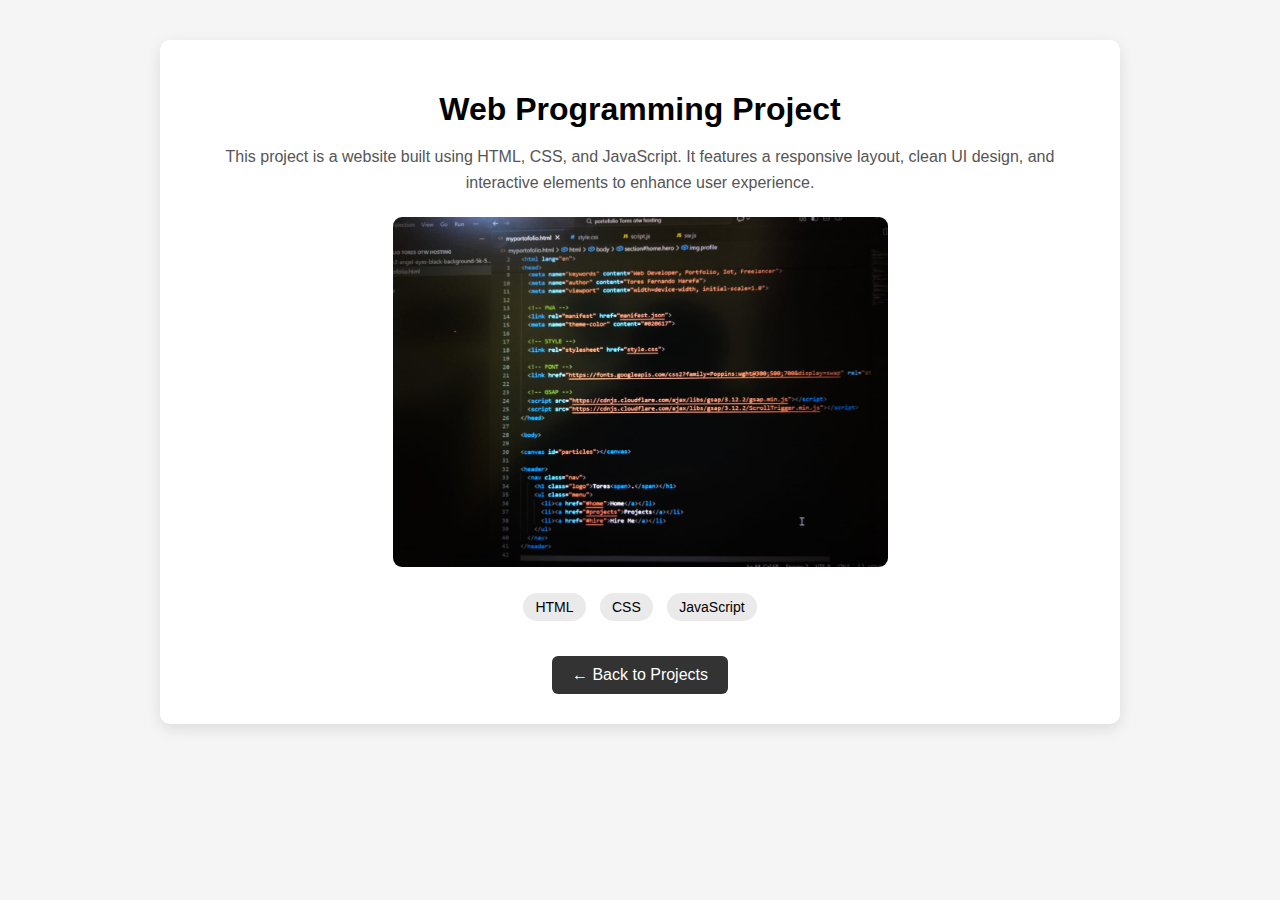
<file: web-preview.html>
<!DOCTYPE html>
<html lang="en">
<head>
    <meta charset="UTF-8">
    <meta name="viewport" content="width=device-width, initial-scale=1.0">
    <title>Web Programming Preview</title>

    <style>
        body {
            font-family: Arial, sans-serif;
            margin: 0;
            padding: 0;
            background-color: #f5f5f5;
        }

        .container {
            max-width: 900px;
            margin: 40px auto;
            background: #ffffff;
            padding: 30px;
            border-radius: 10px;
            box-shadow: 0 5px 15px rgba(0,0,0,0.1);
        }

        h1 {
            text-align: center;
            margin-bottom: 10px;
        }

        p {
            text-align: center;
            color: #555;
            line-height: 1.6;
        }

        .preview-img {
            width: 55%;
            max-height: 350px;
            object-fit: cover;
            border-radius: 9px;
            margin: 21px auto;
            display: block;
            cursor: pointer;
            transition: transform 0.3s ease;
        }


        .preview-img:hover {
            transform: scale(1.03);
        }

        .tech {
            text-align: center;
            margin-bottom: 30px;
        }

        .tech span {
            display: inline-block;
            background: #eaeaea;
            padding: 6px 12px;
            margin: 5px;
            border-radius: 20px;
            font-size: 14px;
        }

        .btn-back {
            display: block;
            width: fit-content;
            margin: 0 auto;
            padding: 10px 20px;
            background: #333;
            color: #fff;
            text-decoration: none;
            border-radius: 6px;
        }

        .btn-back:hover {
            background: #555;
        }
    </style>
</head>

<body>

    <div class="container">
        <h1>Web Programming Project</h1>
        <p>
            This project is a website built using HTML, CSS, and JavaScript.
            It features a responsive layout, clean UI design, and interactive
            elements to enhance user experience.
        </p>

        <!-- Gambar Preview (klik untuk lihat besar) -->
        <a href="web2.jpeg" target="_blank">
            <img src="web2.jpeg" alt="Web Programming Preview" class="preview-img">
        </a>

        <!-- Teknologi -->
        <div class="tech">
            <span>HTML</span>
            <span>CSS</span>
            <span>JavaScript</span>
        </div>

        <!-- Tombol Kembali -->
        <a href="projects.html" class="btn-back">← Back to Projects</a>
    </div>

</body>
</html>
</file>
<file: style.css>
/* ========== GLOBAL & THEMES ========== */
* {
    margin: 0;
    padding: 0;
    box-sizing: border-box;
}

:root {
    --primary-color: #6366f1;
    --secondary-color: #8b5cf6;
    --dark-bg: #0f172a;
    --darker-bg: #020617;
    --light-text: #f1f5f9;
    --gray-text: #94a3b8;
    --card-bg: #1e293b;
    --gradient: linear-gradient(135deg, #667eea 0%, #764ba2 100%);
    --shadow: 0 20px 60px rgba(0, 0, 0, 0.3);
}

/* Light Theme */
body.light-theme {
    --dark-bg: #f8fafc;
    --darker-bg: #e2e8f0;
    --light-text: #0f172a;
    --gray-text: #475569;
    --card-bg: #ffffff;
    --shadow: 0 20px 60px rgba(0, 0, 0, 0.1);
}

/* Blue Theme */
body.blue-theme {
    --dark-bg: #0a192f;
    --darker-bg: #020c1b;
    --light-text: #ccd6f6;
    --gray-text: #8892b0;
    --card-bg: #112240;
    --primary-color: #64ffda;
    --secondary-color: #00d4ff;
    --gradient: linear-gradient(135deg, #64ffda 0%, #00d4ff 100%);
}

/* Green Theme */
body.green-theme {
    --dark-bg: #0d1b2a;
    --darker-bg: #071421;
    --light-text: #e0fbfc;
    --gray-text: #98c1d9;
    --card-bg: #1b263b;
    --primary-color: #06ffa5;
    --secondary-color: #00ff88;
    --gradient: linear-gradient(135deg, #06ffa5 0%, #00d9ff 100%);
}

body {
    font-family: 'Segoe UI', Tahoma, Geneva, Verdana, sans-serif;
    background-color: var(--dark-bg);
    color: var(--light-text);
    line-height: 1.6;
    overflow-x: hidden;
    transition: background-color 0.5s ease, color 0.5s ease;
}

/* ========== NAVIGATION ========== */
.navbar {
    background: rgba(15, 23, 42, 0.95);
    backdrop-filter: blur(20px);
    padding: 1rem 0;
    position: fixed;
    width: 100%;
    top: 0;
    z-index: 1000;
    border-bottom: 1px solid rgba(255, 255, 255, 0.1);
    transition: all 0.3s ease;
}

.navbar.scrolled {
    padding: 0.5rem 0;
    box-shadow: var(--shadow);
}

.nav-container {
    max-width: 1200px;
    margin: 0 auto;
    padding: 0 2rem;
    display: flex;
    align-items: center;
    justify-content: space-between;
}

.logo {
    font-size: 1.8rem;
    font-weight: bold;
    background: var(--gradient);
    -webkit-background-clip: text;
    -webkit-text-fill-color: transparent;
    background-clip: text;
    cursor: pointer;
    transition: transform 0.3s ease;
}

.logo:hover {
    transform: scale(1.1) rotate(-5deg);
}

.nav-menu {
    display: flex;
    list-style: none;
    gap: 2rem;
    margin: 0 auto;
}

.nav-menu a {
    color: var(--gray-text);
    text-decoration: none;
    transition: all 0.3s ease;
    font-weight: 500;
    position: relative;
    padding: 0.5rem 0;
}

.nav-menu a::after {
    content: '';
    position: absolute;
    bottom: 0;
    left: 0;
    width: 0;
    height: 2px;
    background: var(--gradient);
    transition: width 0.3s ease;
}

.nav-menu a:hover::after,
.nav-menu a.active::after {
    width: 100%;
}

.nav-menu a:hover,
.nav-menu a.active {
    color: var(--primary-color);
}

.nav-controls {
    display: flex;
    gap: 0.5rem;
    align-items: center;
}

.theme-toggle,
.lang-toggle {
    background: transparent;
    border: 2px solid var(--primary-color);
    border-radius: 8px;
    padding: 0.5rem 0.8rem;
    cursor: pointer;
    font-size: 1.2rem;
    transition: all 0.3s ease;
    color: var(--light-text);
}

.theme-toggle:hover {
    background: var(--primary-color);
    transform: rotate(180deg);
}

.lang-toggle:hover {
    background: var(--primary-color);
    transform: scale(1.1);
}

.hamburger {
    display: none;
    flex-direction: column;
    cursor: pointer;
    gap: 4px;
}

.hamburger span {
    width: 25px;
    height: 3px;
    background: var(--light-text);
    transition: all 0.3s;
    border-radius: 3px;
}

.hamburger.active span:nth-child(1) {
    transform: rotate(45deg) translate(8px, 8px);
}

.hamburger.active span:nth-child(2) {
    opacity: 0;
}

.hamburger.active span:nth-child(3) {
    transform: rotate(-45deg) translate(7px, -7px);
}

/* ========== HERO SECTION ========== */
.hero {
    min-height: 100vh;
    display: flex;
    align-items: center;
    justify-content: center;
    padding: 8rem 2rem 4rem;
    position: relative;
    overflow: hidden;
}

.hero-badge {
    display: inline-block;
    padding: 0.5rem 1.5rem;
    background: rgba(99, 102, 241, 0.1);
    border: 1px solid var(--primary-color);
    border-radius: 50px;
    margin-bottom: 1.5rem;
    animation: float-badge 3s ease-in-out infinite;
}

@keyframes float-badge {
    0%, 100% { transform: translateY(0); }
    50% { transform: translateY(-10px); }
}

.hero-content {
    max-width: 900px;
    text-align: center;
    z-index: 2;
}

.glitch {
    font-size: clamp(2.5rem, 8vw, 5rem);
    font-weight: bold;
    margin-bottom: 1rem;
    background: var(--gradient);
    -webkit-background-clip: text;
    -webkit-text-fill-color: transparent;
    background-clip: text;
    position: relative;
    animation: glitch-anim 5s infinite;
}

@keyframes glitch-anim {
    0%, 98%, 100% { text-shadow: 0 0 transparent; }
    99% { 
        text-shadow: 
            -2px -2px 0 #ff0000,
            2px 2px 0 #00ff00,
            -2px 2px 0 #0000ff;
    }
}

.subtitle {
    font-size: clamp(1.2rem, 3vw, 1.8rem);
    color: var(--gray-text);
    margin-bottom: 1rem;
    font-weight: 600;
}

.description {
    font-size: clamp(1rem, 2vw, 1.2rem);
    color: var(--gray-text);
    margin-bottom: 2.5rem;
}

.cta-buttons {
    display: flex;
    gap: 1.5rem;
    justify-content: center;
    flex-wrap: wrap;
}

.btn {
    padding: 1rem 2.5rem;
    text-decoration: none;
    border-radius: 12px;
    font-weight: 600;
    transition: all 0.3s ease;
    display: inline-flex;
    align-items: center;
    gap: 0.5rem;
    position: relative;
    overflow: hidden;
}

.btn::before {
    content: '';
    position: absolute;
    top: 0;
    left: -100%;
    width: 100%;
    height: 100%;
    background: rgba(255, 255, 255, 0.1);
    transition: left 0.5s ease;
}

.btn:hover::before {
    left: 100%;
}

.btn-primary {
    background: var(--gradient);
    color: white;
    box-shadow: 0 10px 30px rgba(99, 102, 241, 0.3);
}

.btn-primary:hover {
    transform: translateY(-3px);
    box-shadow: 0 15px 40px rgba(99, 102, 241, 0.4);
}

.btn-secondary {
    background: transparent;
    color: var(--primary-color);
    border: 2px solid var(--primary-color);
}

.btn-secondary:hover {
    background: var(--primary-color);
    color: white;
    transform: translateY(-3px);
}

.btn-icon {
    transition: transform 0.3s ease;
}

.btn:hover .btn-icon {
    transform: translateX(5px);
}

/* Hero Animation */
.hero-animation {
    position: absolute;
    width: 100%;
    height: 100%;
    top: 0;
    left: 0;
    z-index: 1;
    pointer-events: none;
}

.circle {
    position: absolute;
    border-radius: 50%;
    opacity: 0.05;
    filter: blur(40px);
}

.circle-1 {
    width: 500px;
    height: 500px;
    background: var(--primary-color);
    top: -10%;
    left: -10%;
    animation: float 8s ease-in-out infinite;
}

.circle-2 {
    width: 350px;
    height: 350px;
    background: var(--secondary-color);
    bottom: -10%;
    right: -10%;
    animation: float 10s ease-in-out infinite reverse;
}

.circle-3 {
    width: 250px;
    height: 250px;
    background: var(--primary-color);
    top: 50%;
    left: 50%;
    animation: float 12s ease-in-out infinite;
}

@keyframes float {
    0%, 100% { transform: translate(0, 0) rotate(0deg); }
    33% { transform: translate(30px, -50px) rotate(120deg); }
    66% { transform: translate(-20px, 20px) rotate(240deg); }
}

.particles {
    position: absolute;
    width: 100%;
    height: 100%;
}

/* ========== STATS SECTION ========== */
.stats {
    max-width: 1200px;
    margin: 0 auto;
    padding: 4rem 2rem;
    display: grid;
    grid-template-columns: repeat(auto-fit, minmax(250px, 1fr));
    gap: 2rem;
}

.stat-item {
    padding: 2.5rem 2rem;
    background: var(--card-bg);
    border-radius: 16px;
    text-align: center;
    transition: all 0.3s ease;
    border: 1px solid rgba(255, 255, 255, 0.05);
    position: relative;
    overflow: hidden;
}

.stat-item::before {
    content: '';
    position: absolute;
    top: 0;
    left: -100%;
    width: 100%;
    height: 100%;
    background: linear-gradient(90deg, transparent, rgba(99, 102, 241, 0.1), transparent);
    transition: left 0.5s;
}

.stat-item:hover::before {
    left: 100%;
}

.stat-item:hover {
    transform: translateY(-10px);
    border-color: var(--primary-color);
    box-shadow: var(--shadow);
}

.stat-icon {
    font-size: 3rem;
    margin-bottom: 1rem;
    animation: bounce 2s ease-in-out infinite;
}

@keyframes bounce {
    0%, 100% { transform: translateY(0); }
    50% { transform: translateY(-15px); }
}

.stat-number {
    font-size: 3.5rem;
    font-weight: bold;
    background: var(--gradient);
    -webkit-background-clip: text;
    -webkit-text-fill-color: transparent;
    background-clip: text;
    margin-bottom: 0.5rem;
}

/* ========== PAGE HEADER ========== */
.page-header {
    text-align: center;
    padding: 10rem 2rem 4rem;
    background: linear-gradient(180deg, var(--darker-bg) 0%, var(--dark-bg) 100%);
    position: relative;
    overflow: hidden;
}

.page-header::before {
    content: '';
    position: absolute;
    top: 0;
    left: 50%;
    transform: translateX(-50%);
    width: 500px;
    height: 500px;
    background: var(--gradient);
    border-radius: 50%;
    filter: blur(100px);
    opacity: 0.1;
}

.page-header h1 {
    font-size: clamp(2.5rem, 6vw, 4rem);
    margin-bottom: 1rem;
    background: var(--gradient);
    -webkit-background-clip: text;
    -webkit-text-fill-color: transparent;
    background-clip: text;
    position: relative;
    z-index: 1;
}

.page-header p {
    font-size: 1.2rem;
    color: var(--gray-text);
    position: relative;
    z-index: 1;
}

/* ========== PROJECTS ========== */
.projects-container-new {
    max-width: 1200px;
    margin: 0 auto;
    padding: 4rem 2rem;
    display: flex;
    flex-direction: column;
    gap: 5rem;
}

.project-card-new {
    background: var(--card-bg);
    border-radius: 20px;
    padding: 3rem;
    display: grid;
    grid-template-columns: 1fr 1fr;
    gap: 4rem;
    align-items: center;
    transition: all 0.3s ease;
    border: 1px solid rgba(255, 255, 255, 0.05);
    position: relative;
    overflow: hidden;
}

.project-card-new::before {
    content: '';
    position: absolute;
    top: 0;
    left: 0;
    width: 100%;
    height: 4px;
    background: var(--gradient);
    transform: scaleX(0);
    transition: transform 0.3s ease;
}

.project-card-new:hover::before {
    transform: scaleX(1);
}

.project-card-new:hover {
    transform: translateY(-5px);
    box-shadow: var(--shadow);
    border-color: var(--primary-color);
}

.project-images {
    display: grid;
    grid-template-columns: 1fr 1fr;
    gap: 1rem;
}

.project-img-wrapper {
    position: relative;
    border-radius: 12px;
    overflow: hidden;
    aspect-ratio: 4/3;
}

.project-img {
    width: 100%;
    height: 100%;
    object-fit: cover;
    background: var(--gradient);
    transition: transform 0.5s ease;
}

.project-img-wrapper:hover .project-img {
    transform: scale(1.1);
}

.img-overlay {
    position: absolute;
    top: 0;
    left: 0;
    width: 100%;
    height: 100%;
    background: rgba(0, 0, 0, 0.8);
    display: flex;
    align-items: center;
    justify-content: center;
    opacity: 0;
    transition: opacity 0.3s ease;
}

.project-img-wrapper:hover .img-overlay {
    opacity: 1;
}

.project-number {
    position: absolute;
    top: 2rem;
    right: 2rem;
    font-size: 4rem;
    font-weight: bold;
    color: rgba(99, 102, 241, 0.1);
}

.project-details h2 {
    font-size: 2.5rem;
    margin-bottom: 1.5rem;
    color: var(--light-text);
}

.project-description {
    color: var(--gray-text);
    line-height: 1.9;
    margin-bottom: 2rem;
}

.project-tech {
    display: flex;
    gap: 1rem;
    flex-wrap: wrap;
    margin-bottom: 2rem;
}

.tech-badge {
    background: rgba(99, 102, 241, 0.2);
    color: var(--primary-color);
    padding: 0.6rem 1.2rem;
    border-radius: 8px;
    font-size: 0.9rem;
    font-weight: 600;
    transition: all 0.3s ease;
}

.tech-badge:hover {
    background: var(--primary-color);
    color: white;
    transform: translateY(-2px);
}

.project-links {
    display: flex;
    gap: 1rem;
}

.project-btn {
    padding: 0.9rem 2rem;
    background: var(--gradient);
    color: white;
    text-decoration: none;
    border-radius: 10px;
    font-weight: 600;
    transition: all 0.3s ease;
    display: inline-flex;
    align-items: center;
    gap: 0.5rem;
}

.project-btn:hover {
    transform: translateY(-3px);
    box-shadow: 0 10px 30px rgba(99, 102, 241, 0.4);
}

.project-btn .arrow {
    transition: transform 0.3s ease;
}

.project-btn:hover .arrow {
    transform: translateX(5px);
}

.project-btn-secondary {
    background: transparent;
    border: 2px solid var(--primary-color);
    color: var(--primary-color);
}

.project-btn-secondary:hover {
    background: var(--primary-color);
    color: white;
}

/* ========== ABOUT PAGE ========== */
.about-content {
    max-width: 1200px;
    margin: 0 auto;
    padding: 4rem 2rem;
}

.about-main {
    display: grid;
    grid-template-columns: 350px 1fr;
    gap: 4rem;
    margin-bottom: 5rem;
}

.profile-card {
    background: var(--card-bg);
    border-radius: 20px;
    padding: 3rem 2rem;
    text-align: center;
    height: fit-content;
    border: 1px solid rgba(255, 255, 255, 0.05);
    position: sticky;
    top: 100px;
}

.profile-image {
    margin-bottom: 2rem;
    position: relative;
}

.placeholder-avatar {
    width: 150px;
    height: 150px;
    border-radius: 50%;
    background: var(--gradient);
    display: flex;
    align-items: center;
    justify-content: center;
    font-size: 3rem;
    font-weight: bold;
    color: white;
    margin: 0 auto;
    position: relative;
    z-index: 1;
}

.avatar-ring {
    position: absolute;
    width: 170px;
    height: 170px;
    border: 3px solid var(--primary-color);
    border-radius: 50%;
    top: 50%;
    left: 50%;
    transform: translate(-50%, -50%);
    animation: rotate-ring 10s linear infinite;
    border-top-color: transparent;
    border-left-color: transparent;
}

@keyframes rotate-ring {
    0% { transform: translate(-50%, -50%) rotate(0deg); }
    100% { transform: translate(-50%, -50%) rotate(360deg); }
}

.profile-card h2 {
    margin-bottom: 0.5rem;
    font-size: 1.8rem;
}

.role {
    color: var(--gray-text);
    margin-bottom: 2rem;
    font-size: 1.1rem;
}

.social-links {
    display: flex;
    flex-direction: column;
    gap: 1rem;
}

.social-btn {
    padding: 0.8rem;
    background: rgba(99, 102, 241, 0.1);
    color: var(--primary-color);
    text-decoration: none;
    border-radius: 10px;
    transition: all 0.3s ease;
    display: flex;
    align-items: center;
    justify-content: space-between;
    border: 1px solid transparent;
}

.social-btn:hover {
    background: var(--primary-color);
    color: white;
    border-color: var(--primary-color);
    transform: translateX(5px);
}

.social-icon {
    transition: transform 0.3s ease;
}

.social-btn:hover .social-icon {
    transform: translateX(5px);
}

.about-text h3 {
    margin-top: 2.5rem;
    margin-bottom: 1.5rem;
    color: var(--primary-color);
    font-size: 1.8rem;
}

.about-text p {
    color: var(--gray-text);
    margin-bottom: 1.5rem;
    line-height: 2;
    font-size: 1.1rem;
}

.skills-grid {
    display: grid;
    grid-template-columns: repeat(auto-fit, minmax(140px, 1fr));
    gap: 1.5rem;
    margin-top: 2rem;
}

.skill-item {
    background: rgba(99, 102, 241, 0.1);
    padding: 1.5rem 1rem;
    border-radius: 12px;
    text-align: center;
    color: var(--primary-color);
    font-weight: 600;
    transition: all 0.3s ease;
    border: 1px solid transparent;
    display: flex;
    flex-direction: column;
    align-items: center;
    gap: 0.5rem;
}

.skill-item:hover {
    background: var(--primary-color);
    color: white;
    transform: translateY(-5px);
    border-color: var(--primary-color);
}

.skill-icon {
    font-size: 2rem;
}

/* Support Section */
.support-section {
    background: var(--card-bg);
    border-radius: 20px;
    padding: 4rem;
    text-align: center;
    border: 1px solid rgba(255, 255, 255, 0.05);
}

.support-section h2 {
    margin-bottom: 3rem;
    background: var(--gradient);
    -webkit-background-clip: text;
    -webkit-text-fill-color: transparent;
    background-clip: text;
    font-size: 2.5rem;
}

.support-cards {
    display: flex;
    justify-content: center;
}

.support-card {
    max-width: 600px;
    background: var(--dark-bg);
    padding: 3rem;
    border-radius: 20px;
    border: 1px solid rgba(255, 255, 255, 0.05);
}

.support-image {
    margin-bottom: 2rem;
    position: relative;
}

.support-card .placeholder-avatar {
    width: 120px;
    height: 120px;
    font-size: 2.5rem;
}

.support-card .avatar-ring {
    width: 140px;
    height: 140px;
}

.support-role {
    color: var(--primary-color);
    font-weight: 600;
    margin-bottom: 1.5rem;
    font-size: 1.2rem;
}

.support-description {
    color: var(--gray-text);
    margin-bottom: 2rem;
    line-height: 2;
    font-size: 1.1rem;
}

.support-quote {
    font-style: italic;
    color: var(--gray-text);
    padding: 1.5rem;
    border-left: 4px solid var(--primary-color);
    background: rgba(99, 102, 241, 0.05);
    border-radius: 8px;
    font-size: 1.1rem;
}

/* ========== CERTIFICATES ========== */
.certificates-grid-new {
    max-width: 1200px;
    margin: 0 auto;
    padding: 4rem 2rem;
    display: grid;
    grid-template-columns: repeat(auto-fit, minmax(340px, 1fr));
    gap: 2.5rem;
}

.cert-card-new {
    background: var(--card-bg);
    padding: 3rem;
    border-radius: 20px;
    text-align: center;
    transition: all 0.3s ease;
    border: 2px solid rgba(255, 255, 255, 0.05);
    position: relative;
}

.cert-badge {
    position: absolute;
    top: 1rem;
    right: 1rem;
    background: var(--gradient);
    color: white;
    padding: 0.3rem 1rem;
    border-radius: 20px;
    font-size: 0.8rem;
    font-weight: 600;
}

.cert-card-new:hover {
    transform: translateY(-10px) scale(1.02);
    border-color: var(--primary-color);
    box-shadow: var(--shadow);
}

.cert-icon-large {
    font-size: 4.5rem;
    margin-bottom: 1.5rem;
    display: inline-block;
    animation: bounce 2s ease-in-out infinite;
}

.cert-card-new h3 {
    font-size: 1.6rem;
    margin-bottom: 1rem;
    color: var(--light-text);
}

.cert-issuer-new {
    color: var(--primary-color);
    font-weight: 700;
    font-size: 1.2rem;
    margin-bottom: 0.5rem;
}

.cert-date-new {
    color: var(--gray-text);
    font-size: 1rem;
    margin-bottom: 1.5rem;
}

.cert-desc-new {
    color: var(--gray-text);
    line-height: 1.8;
    margin-bottom: 2rem;
    font-size: 1rem;
}

.cert-view-btn {
    display: inline-flex;
    align-items: center;
    gap: 0.5rem;
    padding: 1rem 2rem;
    background: var(--gradient);
    color: white;
    text-decoration: none;
    border-radius: 10px;
    font-weight: 600;
    transition: all 0.3s ease;
    margin-top: 1rem;
}

.cert-view-btn:hover {
    transform: translateY(-3px);
    box-shadow: 0 10px 30px rgba(99, 102, 241, 0.4);
}

.cert-view-btn .arrow {
    transition: transform 0.3s ease;
}

.cert-view-btn:hover .arrow {
    transform: translateX(5px);
}

/* ========== FOOTER ========== */
footer {
    background: var(--darker-bg);
    text-align: center;
    padding: 3rem 2rem;
    margin-top: 5rem;
    border-top: 1px solid rgba(255, 255, 255, 0.1);
}

.footer-content p {
    color: var(--gray-text);
    margin: 0.5rem 0;
    font-size: 1rem;
}

.support {
    font-weight: 600;
}

.heart {
    color: #ef4444;
    animation: heartbeat 1.5s ease-in-out infinite;
    display: inline-block;
}

@keyframes heartbeat {
    0%, 100% { transform: scale(1); }
    25% { transform: scale(1.2); }
    50% { transform: scale(1); }
    75% { transform: scale(1.1); }
}

/* ========== GALLERY PAGE ========== */
.gallery-filters {
    max-width: 1200px;
    margin: 0 auto;
    padding: 2rem;
    position: relative;
}

.filter-container {
    display: flex;
    gap: 1rem;
    overflow-x: auto;
    overflow-y: hidden;
    scroll-behavior: smooth;
    padding: 1rem 0.5rem;
    -webkit-overflow-scrolling: touch;
    scrollbar-width: thin;
    scrollbar-color: var(--primary-color) var(--card-bg);
}

/* Custom scrollbar */
.filter-container::-webkit-scrollbar {
    height: 6px;
}

.filter-container::-webkit-scrollbar-track {
    background: var(--card-bg);
    border-radius: 10px;
}

.filter-container::-webkit-scrollbar-thumb {
    background: var(--gradient);
    border-radius: 10px;
}

.filter-container::-webkit-scrollbar-thumb:hover {
    background: var(--primary-color);
}

.filter-btn {
    padding: 1rem 2.5rem;
    background: var(--card-bg);
    color: var(--gray-text);
    border: 2px solid rgba(255, 255, 255, 0.1);
    border-radius: 50px;
    cursor: pointer;
    transition: all 0.3s ease;
    font-weight: 600;
    white-space: nowrap;
    flex-shrink: 0;
    font-size: 1rem;
}

.filter-btn:hover {
    background: rgba(99, 102, 241, 0.2);
    color: var(--primary-color);
    border-color: var(--primary-color);
    transform: translateY(-2px);
}

.filter-btn.active {
    background: var(--gradient);
    color: white;
    border-color: transparent;
    transform: scale(1.05);
    box-shadow: 0 5px 20px rgba(99, 102, 241, 0.4);
};

.filter-btn:hover,
.filter-btn.active {
    background: var(--gradient);
    color: white;
    transform: scale(1.05);
}

.gallery-grid {
    max-width: 1200px;
    margin: 0 auto;
    padding: 2rem;
    display: grid;
    grid-template-columns: repeat(auto-fit, minmax(300px, 1fr));
    gap: 2rem;
}

.gallery-item {
    position: relative;
    transition: all 0.3s ease;
}

.gallery-item.hide {
    display: none;
}

.gallery-img-wrapper {
    position: relative;
    border-radius: 16px;
    overflow: hidden;
    aspect-ratio: 1/1;
    cursor: pointer;
}

.gallery-img {
    width: 100%;
    height: 100%;
    object-fit: cover;
    transition: transform 0.5s ease;
    background: var(--gradient);
}

.gallery-item:hover .gallery-img {
    transform: scale(1.1);
}

.gallery-overlay {
    position: absolute;
    top: 0;
    left: 0;
    width: 100%;
    height: 100%;
    background: linear-gradient(to top, rgba(0,0,0,0.9) 0%, transparent 100%);
    display: flex;
    align-items: flex-end;
    padding: 2rem;
    opacity: 0;
    transition: opacity 0.3s ease;
}

.gallery-item:hover .gallery-overlay {
    opacity: 1;
}

.gallery-info {
    width: 100%;
}

.gallery-info h3 {
    font-size: 1.3rem;
    margin-bottom: 0.5rem;
    color: white;
}

.gallery-info p {
    color: rgba(255, 255, 255, 0.7);
    margin-bottom: 1rem;
}

.view-btn {
    background: var(--gradient);
    color: white;
    border: none;
    padding: 0.6rem 1.5rem;
    border-radius: 8px;
    cursor: pointer;
    font-weight: 600;
    transition: all 0.3s ease;
}

.view-btn:hover {
    transform: translateY(-2px);
    box-shadow: 0 10px 20px rgba(99, 102, 241, 0.4);
}

/* Lightbox */
.lightbox {
    display: none;
    position: fixed;
    top: 0;
    left: 0;
    width: 100%;
    height: 100%;
    background: rgba(0, 0, 0, 0.95);
    z-index: 10000;
    align-items: center;
    justify-content: center;
    animation: fadeIn 0.3s ease;
}

.lightbox.active {
    display: flex;
}

.lightbox-close {
    position: absolute;
    top: 2rem;
    right: 2rem;
    font-size: 3rem;
    color: white;
    cursor: pointer;
    transition: transform 0.3s ease;
}

.lightbox-close:hover {
    transform: rotate(90deg);
}

.lightbox-img {
    max-width: 90%;
    max-height: 80%;
    object-fit: contain;
    border-radius: 12px;
    animation: zoomIn 0.3s ease;
}

.lightbox-caption {
    position: absolute;
    bottom: 2rem;
    left: 50%;
    transform: translateX(-50%);
    color: white;
    font-size: 1.2rem;
    background: rgba(0, 0, 0, 0.5);
    padding: 1rem 2rem;
    border-radius: 50px;
}

@keyframes zoomIn {
    from { transform: scale(0.8); opacity: 0; }
    to { transform: scale(1); opacity: 1; }
}

/* ========== CONTACT PAGE ========== */
.contact-container {
    max-width: 1200px;
    margin: 0 auto;
    padding: 2rem;
    display: flex;
    flex-direction: column;
    gap: 4rem;
}

.quick-contact h2,
.whatsapp-form-section h2,
.social-section h2,
.contact-info-section h2 {
    text-align: center;
    font-size: 2.5rem;
    margin-bottom: 2rem;
    background: var(--gradient);
    -webkit-background-clip: text;
    -webkit-text-fill-color: transparent;
    background-clip: text;
}

.contact-cards {
    display: grid;
    grid-template-columns: repeat(auto-fit, minmax(280px, 1fr));
    gap: 2rem;
}

.contact-card {
    background: var(--card-bg);
    padding: 3rem 2rem;
    border-radius: 20px;
    text-align: center;
    text-decoration: none;
    color: var(--light-text);
    transition: all 0.3s ease;
    border: 2px solid transparent;
    position: relative;
    overflow: hidden;
}

.contact-card::before {
    content: '';
    position: absolute;
    top: 0;
    left: -100%;
    width: 100%;
    height: 100%;
    background: linear-gradient(90deg, transparent, rgba(255,255,255,0.1), transparent);
    transition: left 0.5s;
}

.contact-card:hover::before {
    left: 100%;
}

.contact-card:hover {
    transform: translateY(-10px);
    border-color: var(--primary-color);
    box-shadow: var(--shadow);
}

.contact-icon {
    font-size: 4rem;
    margin-bottom: 1rem;
}

.contact-card h3 {
    font-size: 1.8rem;
    margin-bottom: 0.5rem;
}

.contact-card p {
    color: var(--gray-text);
    margin-bottom: 1.5rem;
}

.contact-link {
    color: var(--primary-color);
    font-weight: 600;
    transition: all 0.3s ease;
    display: inline-block;
}

.contact-card:hover .contact-link {
    transform: translateX(5px);
}

/* WhatsApp Form */
.form-description {
    text-align: center;
    color: var(--gray-text);
    margin-bottom: 2rem;
}

.wa-form-container {
    max-width: 600px;
    margin: 0 auto;
    background: var(--card-bg);
    padding: 3rem;
    border-radius: 20px;
    border: 1px solid rgba(255, 255, 255, 0.05);
}

.form-group {
    margin-bottom: 1.5rem;
}

.form-group label {
    display: block;
    margin-bottom: 0.5rem;
    color: var(--light-text);
    font-weight: 600;
}

.form-group input,
.form-group select,
.form-group textarea {
    width: 100%;
    padding: 1rem;
    background: var(--dark-bg);
    border: 2px solid rgba(255, 255, 255, 0.1);
    border-radius: 10px;
    color: var(--light-text);
    font-size: 1rem;
    transition: all 0.3s ease;
}

.form-group input:focus,
.form-group select:focus,
.form-group textarea:focus {
    outline: none;
    border-color: var(--primary-color);
    box-shadow: 0 0 0 3px rgba(99, 102, 241, 0.1);
}

.form-group textarea {
    resize: vertical;
    font-family: inherit;
}

.wa-send-btn {
    width: 100%;
    padding: 1.2rem;
    background: var(--gradient);
    color: white;
    border: none;
    border-radius: 12px;
    font-size: 1.1rem;
    font-weight: 600;
    cursor: pointer;
    transition: all 0.3s ease;
    display: flex;
    align-items: center;
    justify-content: center;
    gap: 0.5rem;
}

.wa-send-btn:hover {
    transform: translateY(-3px);
    box-shadow: 0 15px 30px rgba(99, 102, 241, 0.4);
}

.wa-send-btn .btn-arrow {
    transition: transform 0.3s ease;
}

.wa-send-btn:hover .btn-arrow {
    transform: translateX(5px);
}

/* Social Links Grid */
.social-links-grid {
    display: grid;
    grid-template-columns: repeat(auto-fit, minmax(180px, 1fr));
    gap: 1.5rem;
}

.social-link {
    background: var(--card-bg);
    padding: 2rem 1.5rem;
    border-radius: 16px;
    text-decoration: none;
    color: var(--light-text);
    text-align: center;
    transition: all 0.3s ease;
    border: 2px solid transparent;
    display: flex;
    flex-direction: column;
    align-items: center;
    gap: 0.5rem;
}

.social-link:hover {
    transform: translateY(-5px);
    border-color: var(--primary-color);
    box-shadow: var(--shadow);
}

.social-icon {
    font-size: 3rem;
}

/* Contact Info Cards */
.info-cards {
    display: grid;
    grid-template-columns: repeat(auto-fit, minmax(280px, 1fr));
    gap: 2rem;
}

.info-card {
    background: var(--card-bg);
    padding: 2.5rem 2rem;
    border-radius: 16px;
    text-align: center;
    border: 1px solid rgba(255, 255, 255, 0.05);
}

.info-icon {
    font-size: 3.5rem;
    margin-bottom: 1rem;
}

.info-card h3 {
    font-size: 1.5rem;
    margin-bottom: 0.5rem;
    color: var(--primary-color);
}

.info-card p {
    color: var(--gray-text);
}
@media (max-width: 968px) {
    .project-card-new {
        grid-template-columns: 1fr;
    }

    .project-images {
        order: 2;
    }

    .project-details {
        order: 1;
    }

    .about-main {
        grid-template-columns: 1fr;
    }

    .profile-card {
        position: relative;
        top: 0;
    }
}

@media (max-width: 768px) {
    .hamburger {
        display: flex;
    }

    .nav-menu {
        position: fixed;
        left: -100%;
        top: 70px;
        flex-direction: column;
        background: var(--card-bg);
        width: 100%;
        text-align: center;
        transition: left 0.3s ease;
        padding: 2rem 0;
        box-shadow: var(--shadow);
        margin: 0;
    }

    .nav-menu.active {
        left: 0;
    }

    .nav-menu li {
        width: 100%;
    }

    .nav-menu a {
        display: block;
        padding: 1rem;
    }

    .project-images {
        grid-template-columns: 1fr;
    }

    .project-img {
        height: 200px;
    }

    .cta-buttons {
        flex-direction: column;
        width: 100%;
    }

    .btn {
        width: 100%;
        justify-content: center;
    }

    .certificates-grid-new {
        grid-template-columns: 1fr;
    }

    .skills-grid {
        grid-template-columns: repeat(2, 1fr);
    }
}
</file>
